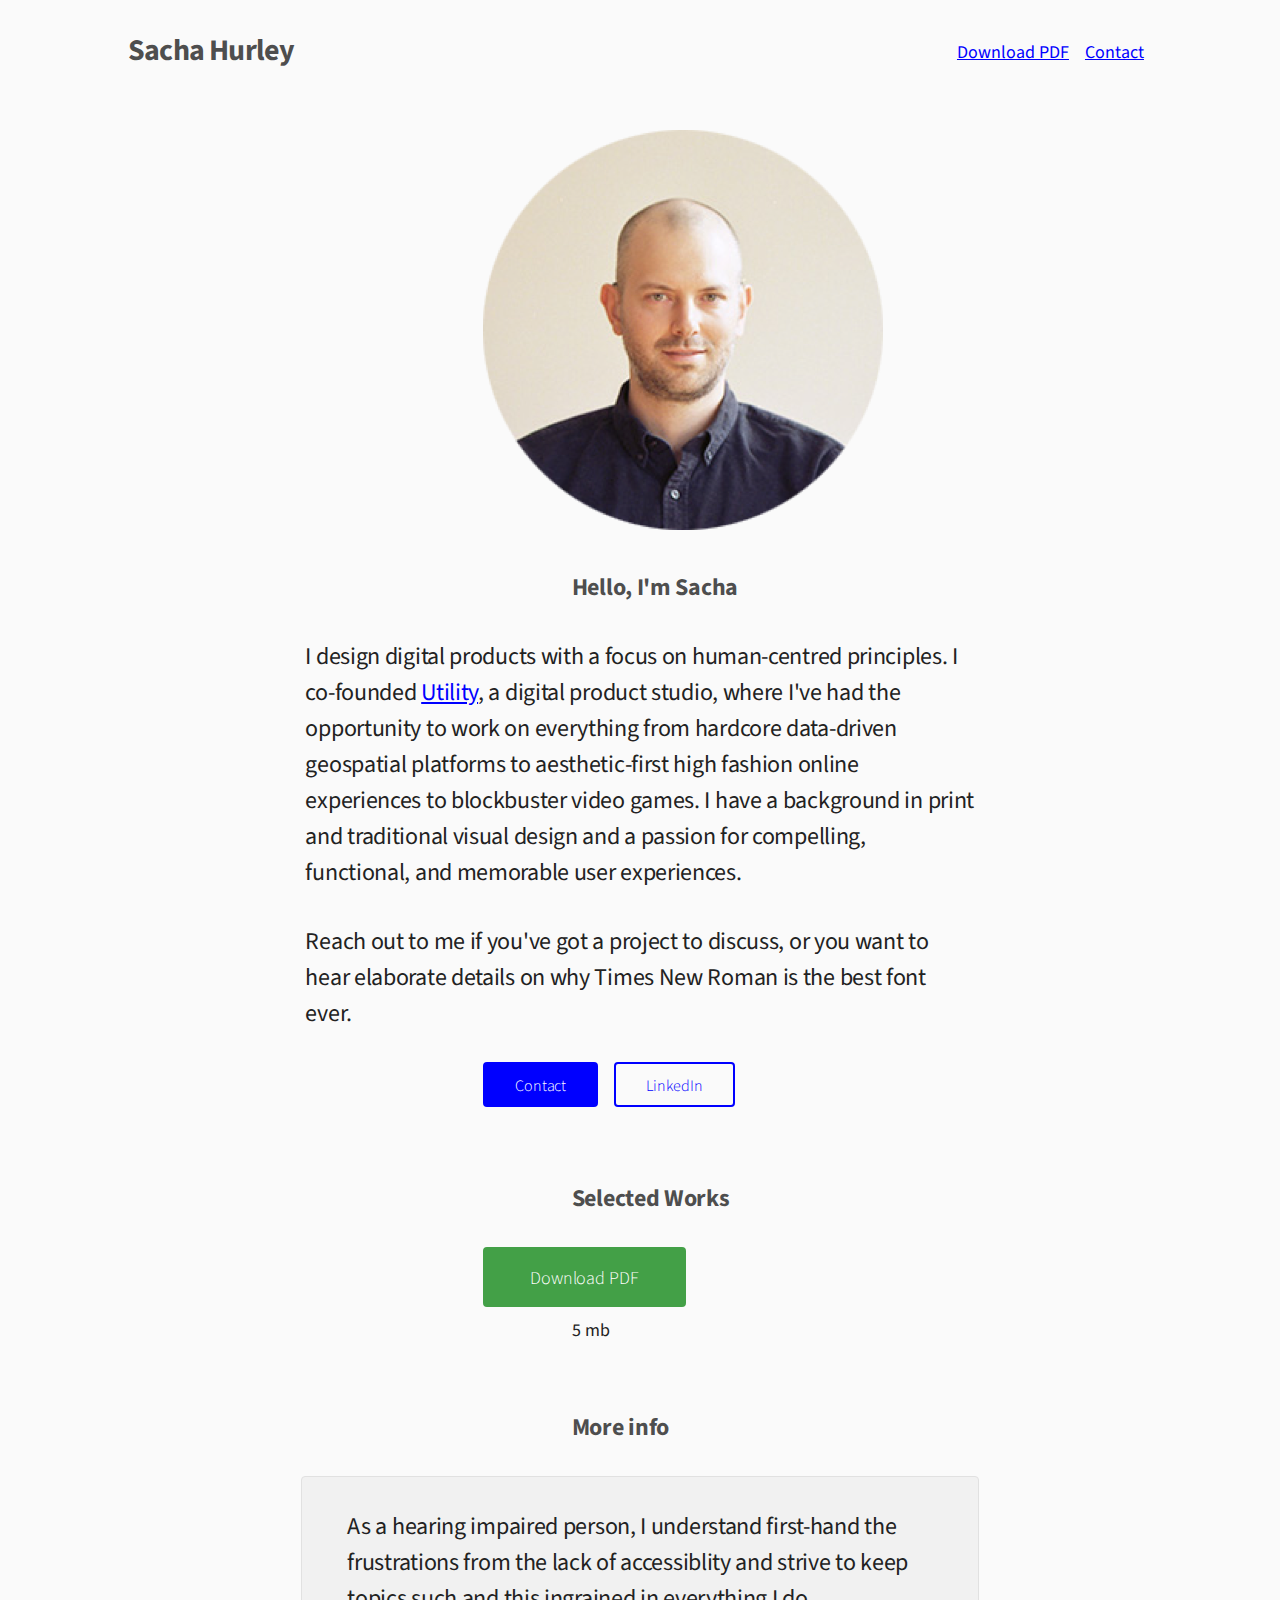
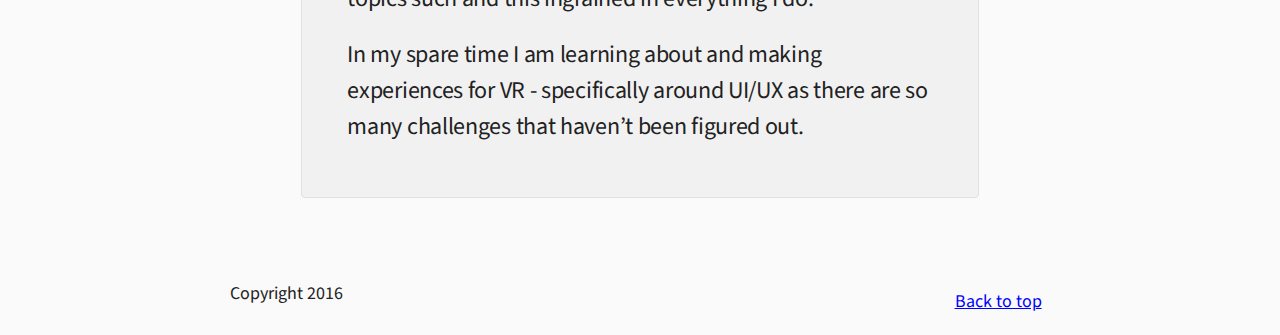
<file: sh_site_03/index.html>
<!DOCTYPE html>
<html lang="en">
<head>

  <!-- Basic Page Needs
  –––––––––––––––––––––––––––––––––––––––––––––––––– -->
  <meta charset="utf-8">
  <title>Portfolio of Sacha Hurley</title>
  <meta name="description" content="">
  <meta name="author" content="">

  <!-- Mobile Specific Metas
  –––––––––––––––––––––––––––––––––––––––––––––––––– -->
  <meta name="viewport" content="width=device-width, initial-scale=1">

  <!-- FONT
  –––––––––––––––––––––––––––––––––––––––––––––––––– -->
  <link href='https://fonts.googleapis.com/css?family=Source+Sans+Pro:400,700' rel='stylesheet' type='text/css'>

  <!-- CSS
  –––––––––––––––––––––––––––––––––––––––––––––––––– -->
  <link rel="stylesheet" href="css/normalize.css">
  <link rel="stylesheet" href="css/skeleton.css">
  

  <!-- Favicon
  –––––––––––––––––––––––––––––––––––––––––––––––––– -->
  <link rel="icon" type="image/png" href="images/favicon.png">

</head>
<body>

  <!-- Primary Page Layout
  –––––––––––––––––––––––––––––––––––––––––––––––––– -->
  <!-- NAV -->
  <div class="container">
    <div class="row" style="margin-top: 3%">
      <div class="eight columns" >
        <h4 class="nav-name">Sacha Hurley</h4>
      </div>
      <div class="four columns">
        <ul id="nav">
          <li style="float:right"><a href="#" title="Contact">Contact</a></li>
          <li style="float:right"><a href="#" title="Download PDF">Download PDF</a></li>
        </ul>
      </div>  
     </div> 
   </div>

 

<!-- Hero image - Portrait  -->
  <div class="container" style="margin-top: 3%">
    <div class="row" >
      <div class="offset-by-one-third column">
        <a href="#"><img src="images/profile_image_temp.png" ></a>
      </div>
    </div>  
  </div>

   <!-- Hello text -->
   <div class="container"> 
      <div class="row">
        <div class="offset-by-five columns" style="margin-top: 3%">
        <h5><span class="section-head">Hello, I'm Sacha</span></h5>
        </div>
      </div>
    </div>

<!-- Main Description text -->
  <div class="container" style="margin-top: 1%">
    <div class="row">
      <div class="eight columns offset-by-two" >
       <h5>I design digital products with a focus on human-centred principles. I co-founded <a href="#">Utility</a>, a digital product studio, where I've had the opportunity to work on everything from hardcore data-driven geospatial platforms to aesthetic-first high fashion online experiences to blockbuster video games. I have a background in print and traditional visual design and a passion for compelling, functional, and memorable user experiences.</h5>  
      </div>  
    </div>  
  </div>

  <!-- Contact section -->
  <div class="container" style="margin-top: 1%">
    <div class="row">
      <div class="eight columns offset-by-two" >
       <h5>Reach out to me if you've got a project to discuss, or you want to hear elaborate details on why Times New Roman is the best font ever.</h5>
      </div>
    </div>  
    <div class="row" style="margin-top: 1%">
      <div class="four columns offset-by-four">
        <a class="button button-primary" href="#" style="margin-right: 12px;">Contact</a>
        <a class="button" href="#">LinkedIn</a>
      </div>  
    </div>
  </div>

  <!-- PDF Download section -->
  
  <div class="container" style="margin-top: 5%">
    <div class="row">
      <div class="offset-by-five columns" >
       <h5><span class="section-head">Selected Works</span></h5>
      </div>
    </div>

    <div class="row" style="margin-top: 1%">
      <div class="offset-by-one-third columns" >
       <a class="button button-special" href="#">Download PDF</a>
      </div>
    </div>

    <div class="row">
      <div class="offset-by-five columns" >
       <body>5 mb</body>
      </div>
    </div>

  </div>  

  <!-- Grey Inset description-->

  <div class="container" style="margin-top: 5%">
    <div class="row">
      <div class="offset-by-five columns" >
       <h5><span class="section-head">More info</span></h5>
      </div>
    </div>

  <div class="container" style="margin-top: 1%">
    <div class="row">
      <div class="grey-inset ten columns offset-by-one">
        <h5>As a hearing impaired person, I understand first-hand the frustrations from the lack of accessiblity and strive to keep topics such and this ingrained in everything I do.</h5> 

        <h5>In my spare time I am learning about and making experiences for VR - specifically around UI/UX as there are so many challenges that haven’t been figured out.</h5>
      </div>
    </div>
  </div> 


   <!-- FOOTER-->
  <div class="container" id="max-width">
    <div class="row" style="margin-top: 10%">
      <div class="six columns" >
        <body id="copyright">Copyright 2016</body>
      </div>
      <div class="six columns">
        <ul id="nav">
          <li style="float:right"><a href="#" title="Top">Back to top</a></li>
        </ul>
      </div>  
     </div> 
   </div>

<!-- End Document
  –––––––––––––––––––––––––––––––––––––––––––––––––– -->
</body>
</html>


<!-- <a href="http://www.getskeleton.com">Skeleton documentation</a> -->
</file>
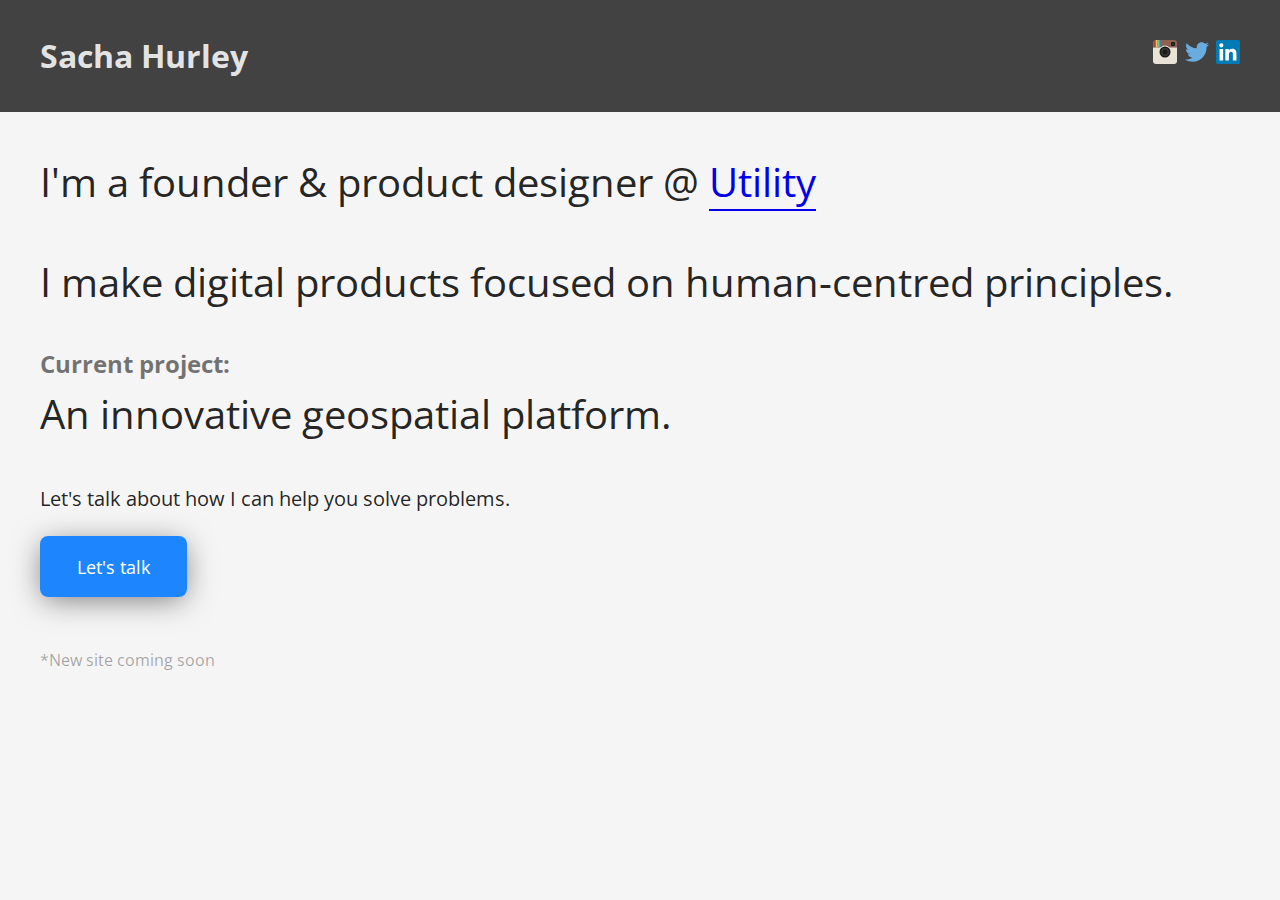
<file: sh_site_temp/index.html>
<!DOCTYPE <!DOCTYPE html>
<html>
<head>
	<title>Sacha Hurley</title>
	<link rel="stylesheet" type="text/css" href="css/css_reset.css">
	<link rel="stylesheet" type="text/css" href="css/style.css">
	<link href='https://fonts.googleapis.com/css?family=Open+Sans:400,700' rel='stylesheet' type='text/css'>
	<!-- <link href='https://fonts.googleapis.com/css?family=Work+Sans:400,700' rel='stylesheet' type='text/css'> -->
	<meta name="viewport" content="width=device-width, initial-scale=1">
</head>
<body>
	<div class="wrapper">
		<header id="two_column" class="clearfix">
			<div id="left">
				<h1>Sacha Hurley</h1>
			</div>

			<div id="right">
				<a href="http://instagram.com/sacha_hurley" target="blank"><img src="images/social-color-1_logo-instagram.svg"></a>
				<a href="http://twitter.com/sacha_hurley" target="blank"><img src="images/social-color-1_logo-twitter.svg"></a>
				<a href="https://ca.linkedin.com/in/sacha-hurley-2bb75947" target="blank"><img src="images/social-color-1_logo-linkedin.svg"></a>
				<span class="stretch"></span>
			</div>
		</header>

		<section id="one_column">
			<div id="top">
				<p>I'm a founder &amp; product designer @ <a href="http://utl.io/" target="blank"> Utility</a><p>
			</div>

			<div id="main">
				<p>I make digital products focused on human-centred principles.</p>
			</div>
			<div id="current_span">
				<span id="current">Current project:</span>
			</div>
			<div id="current_container">
				<p> An innovative geospatial platform.</p>
			</div>

			<div id="temp">
				<p>Let's talk about how I can help you solve problems.</p>
			</div>
		</section>
		
		<div id="button_container">
			<a href="mailto:sacha@utl.io" id="button">
				<span>Let's talk</span>
			</a>
		</div>
		
		<footer id="footer">
			<div id="footer_box">
				<p>*New site coming soon</p>
			</div>
		</footer>


	</div>

</body>
</html>
</file>
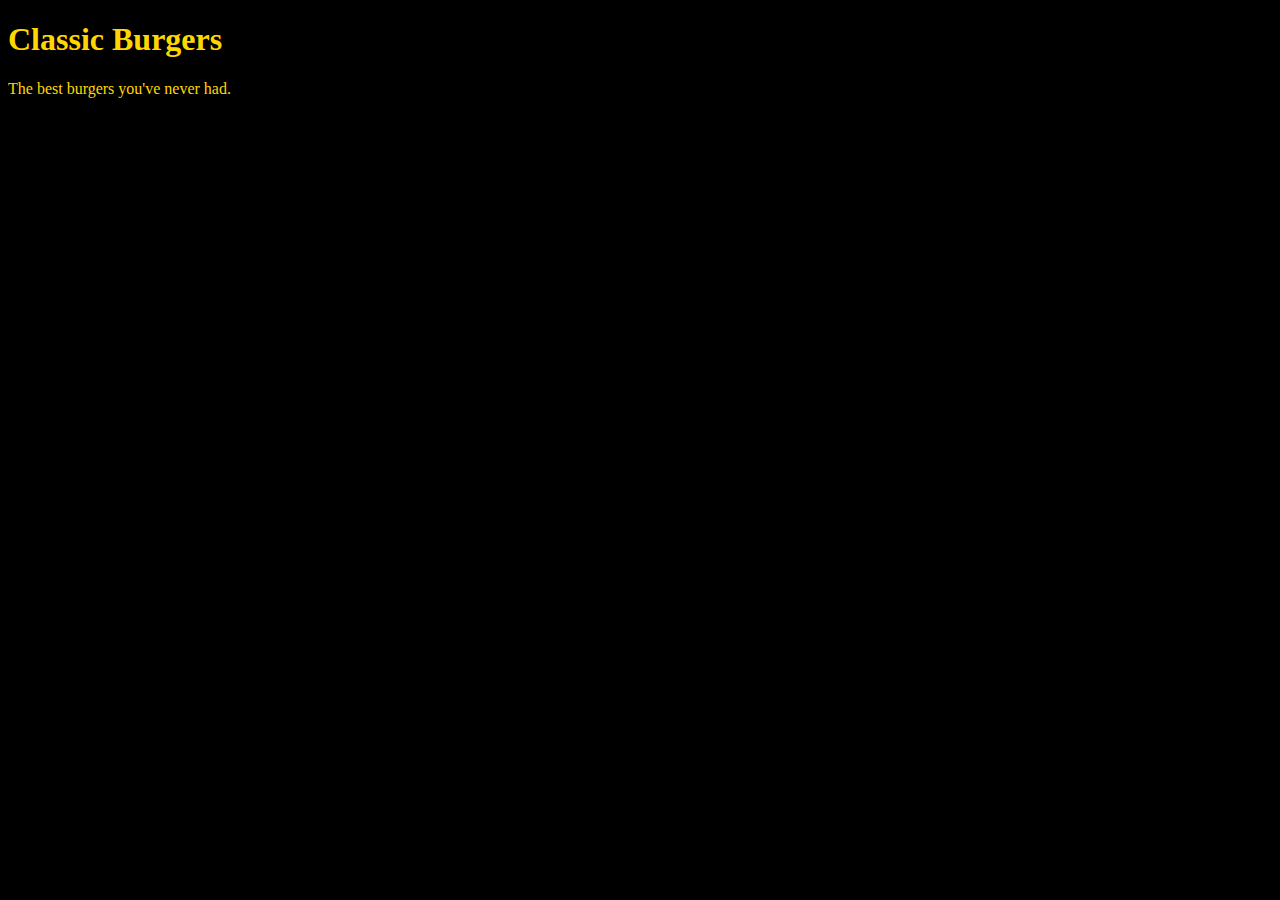
<file: unit_1/index.html>
<!DOCTYPE html>

<html>

<head>
	<title>Classic Burgers</title>
	<link rel="stylesheet" type="text/css" href="css/style.css">
	<link href='https://fonts.googleapis.com/css?family=Open+Sans' rel='stylesheet' type='text/css'>
</head>

<body>
	<h1>Classic Burgers</h1>
	<p>The best burgers you've never had.</p>
</body>

</html>
</file>
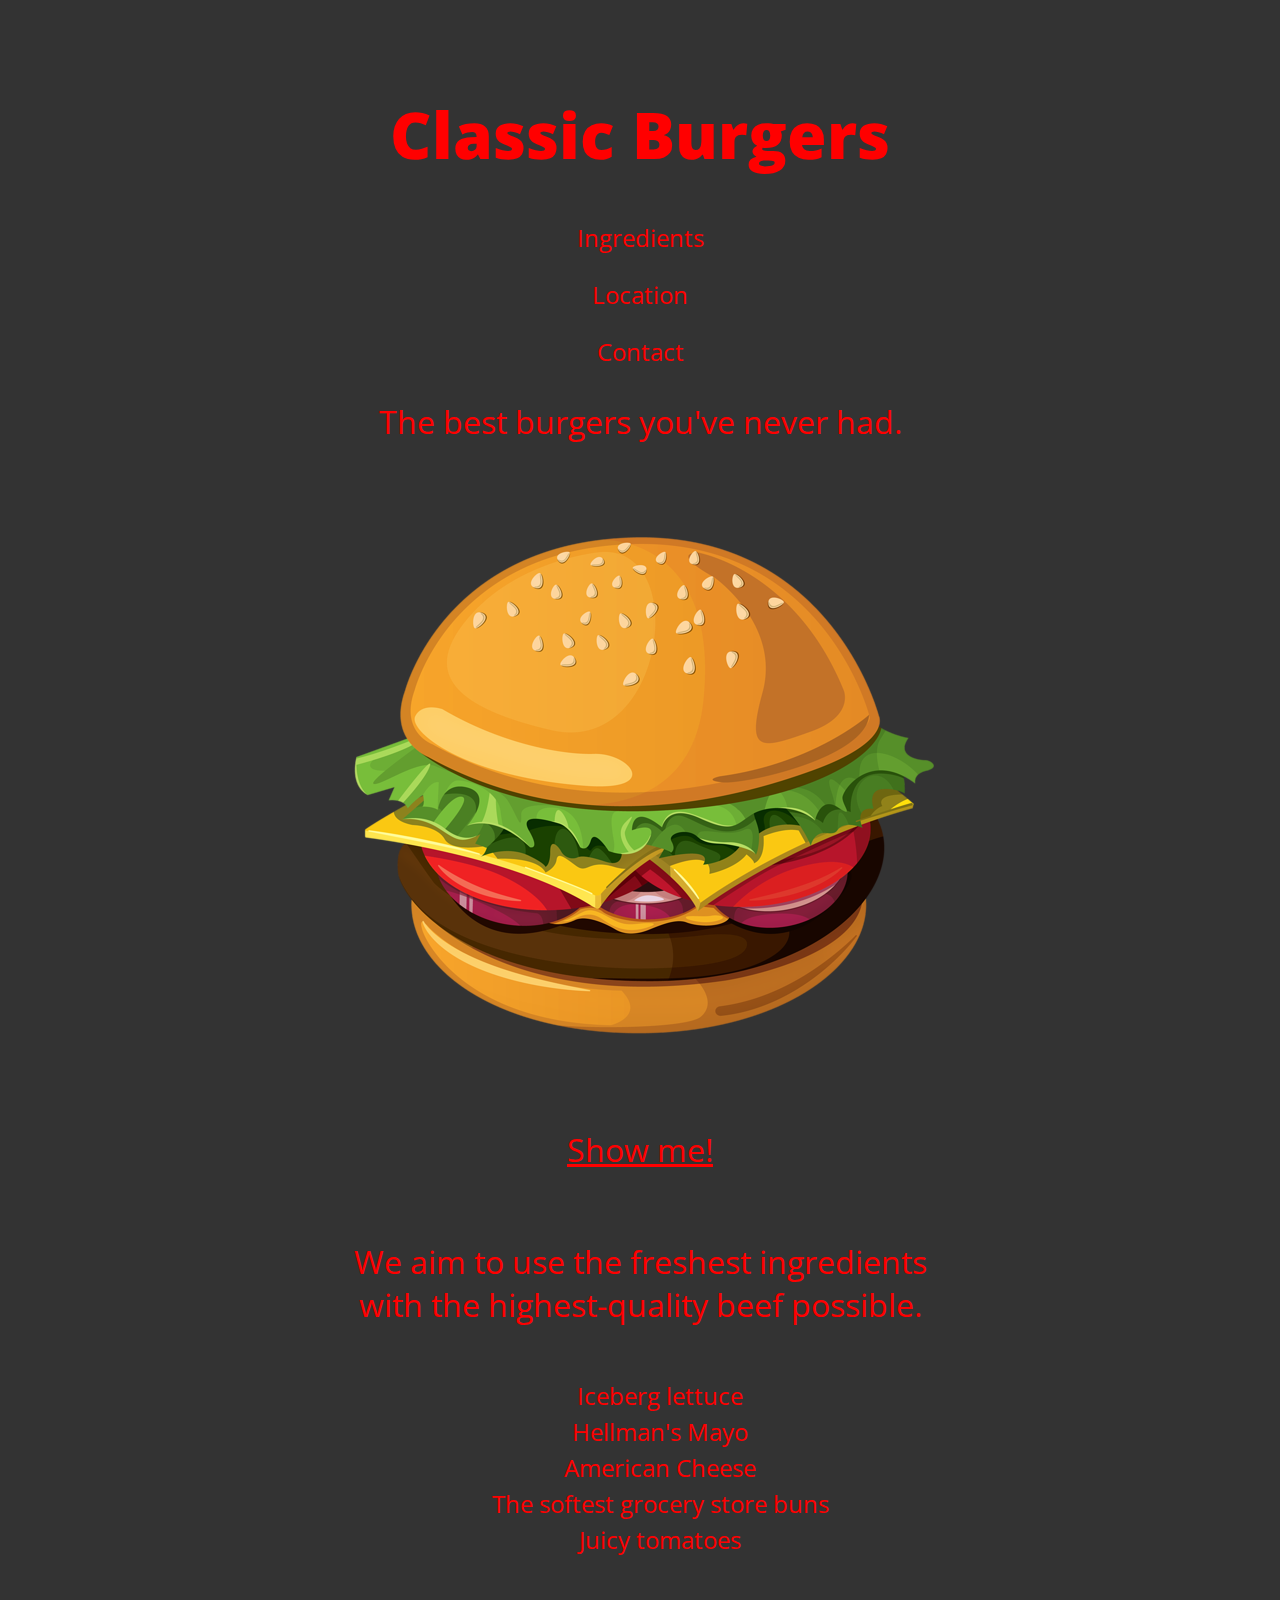
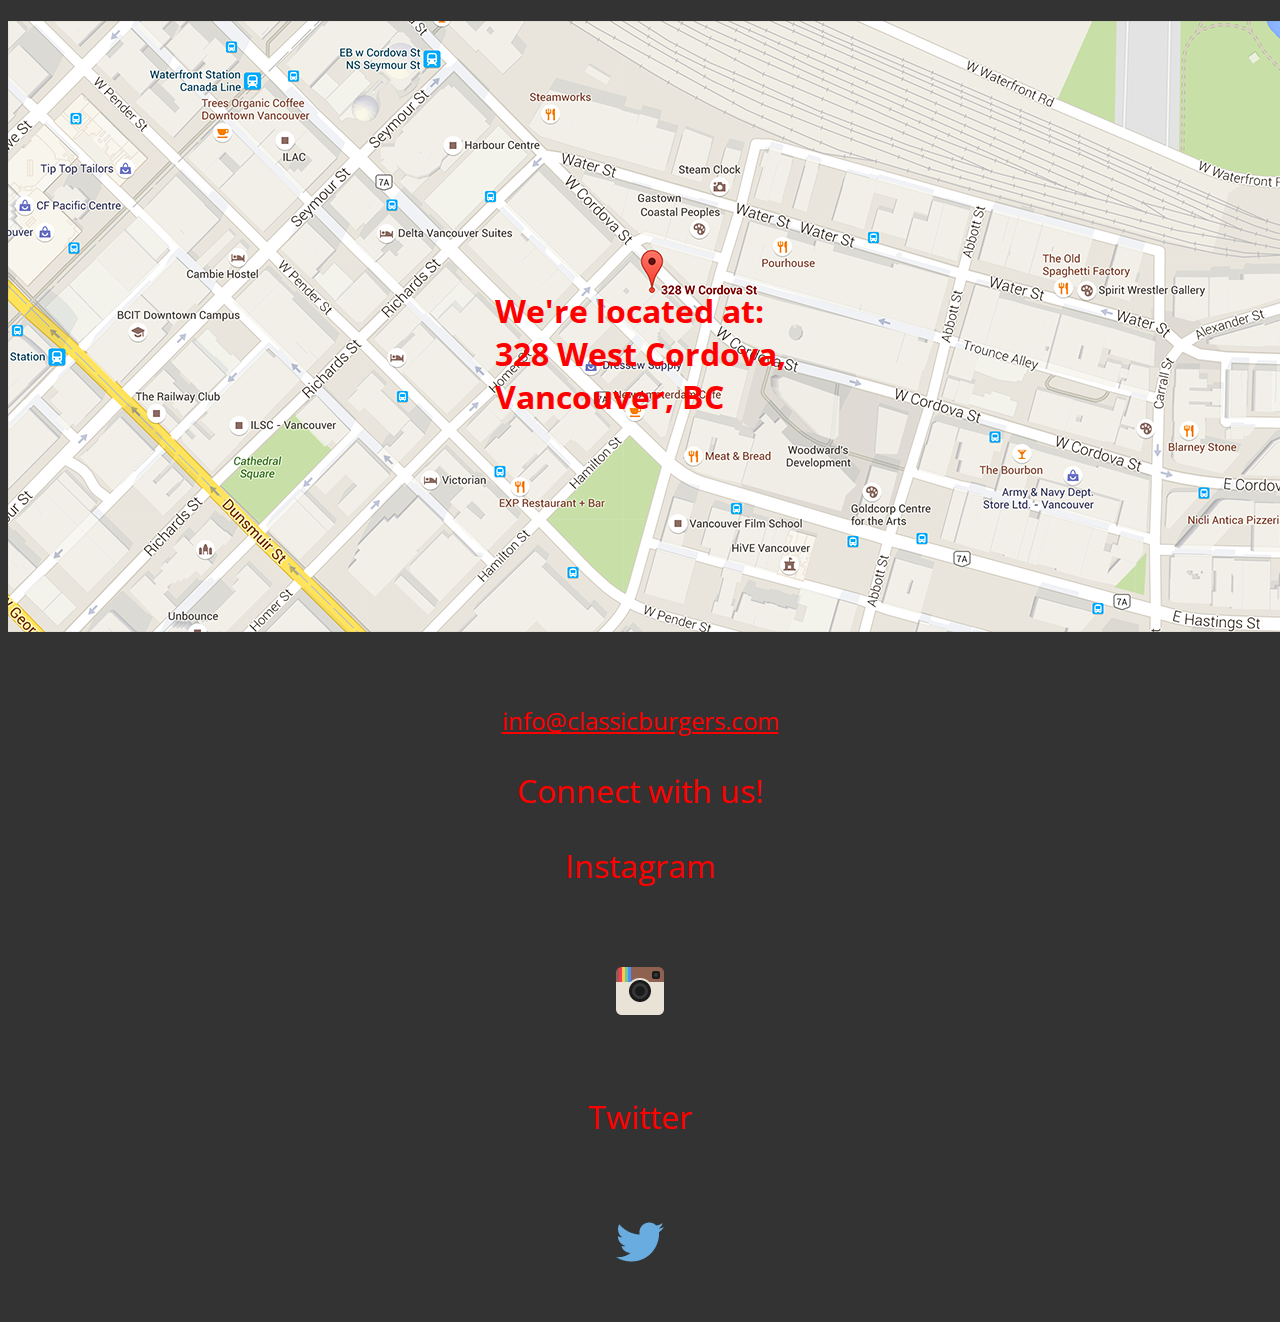
<file: unit_4/index.html>
<!DOCTYPE html>

<html>

<head>
	<title>Classic Burgers</title>
	<link rel="stylesheet" type="text/css" href="css/style.css">
	<link href='https://fonts.googleapis.com/css?family=Open+Sans:800,700,400' rel='stylesheet' type='text/css'>
</head>

<body>
	<nav>
		<h1 id="title">Classic Burgers</h1>
		<h3>Ingredients</h3>
		<h3>Location</h3>
		<h3>Contact</h3>
	</nav>

	<section>
		<p>The best burgers you've never had.</p>
		<img src="images/Hamburger_vector.png">
		<p><a href="url">Show me!</a></p>

		<div class="container">
			<p>We aim to use the freshest ingredients with the highest-quality beef possible.</p>
		</div>
		
		<div class="container2">
			<ul>
				<li>Iceberg lettuce</li>
				<li>Hellman's Mayo</li>
				<li>American Cheese</li>
				<li>The softest grocery store buns</li>
				<li>Juicy tomatoes</li>
			</ul>
		</div>
	</section>

	<section>
		<div class="image">
      		<img src="images/west_Cordova.png"/>
      		<h2>We're located at:<br>328 West Cordova, <br>Vancouver, BC</h2>

		</div>
	</section>

	<footer>
		<a id="contact" href="mailto:info@classicburgers.com">info@classicburgers.com</a>
		<div>
			<p> Connect with us!</p>
			<p>Instagram</p>
			<a href="https://www.instagram.com/mike_meakin/" target="_blank">
				<img src="images/logo-instagram.png">
			</a>
			<p>Twitter</p>
			<a href="https://www.twitter.com/mike_meakin" target="_blank">
				<img src="images/logo-twitter.png">
			</a>
		</div>
	</footer>

</body>

</html>
</file>
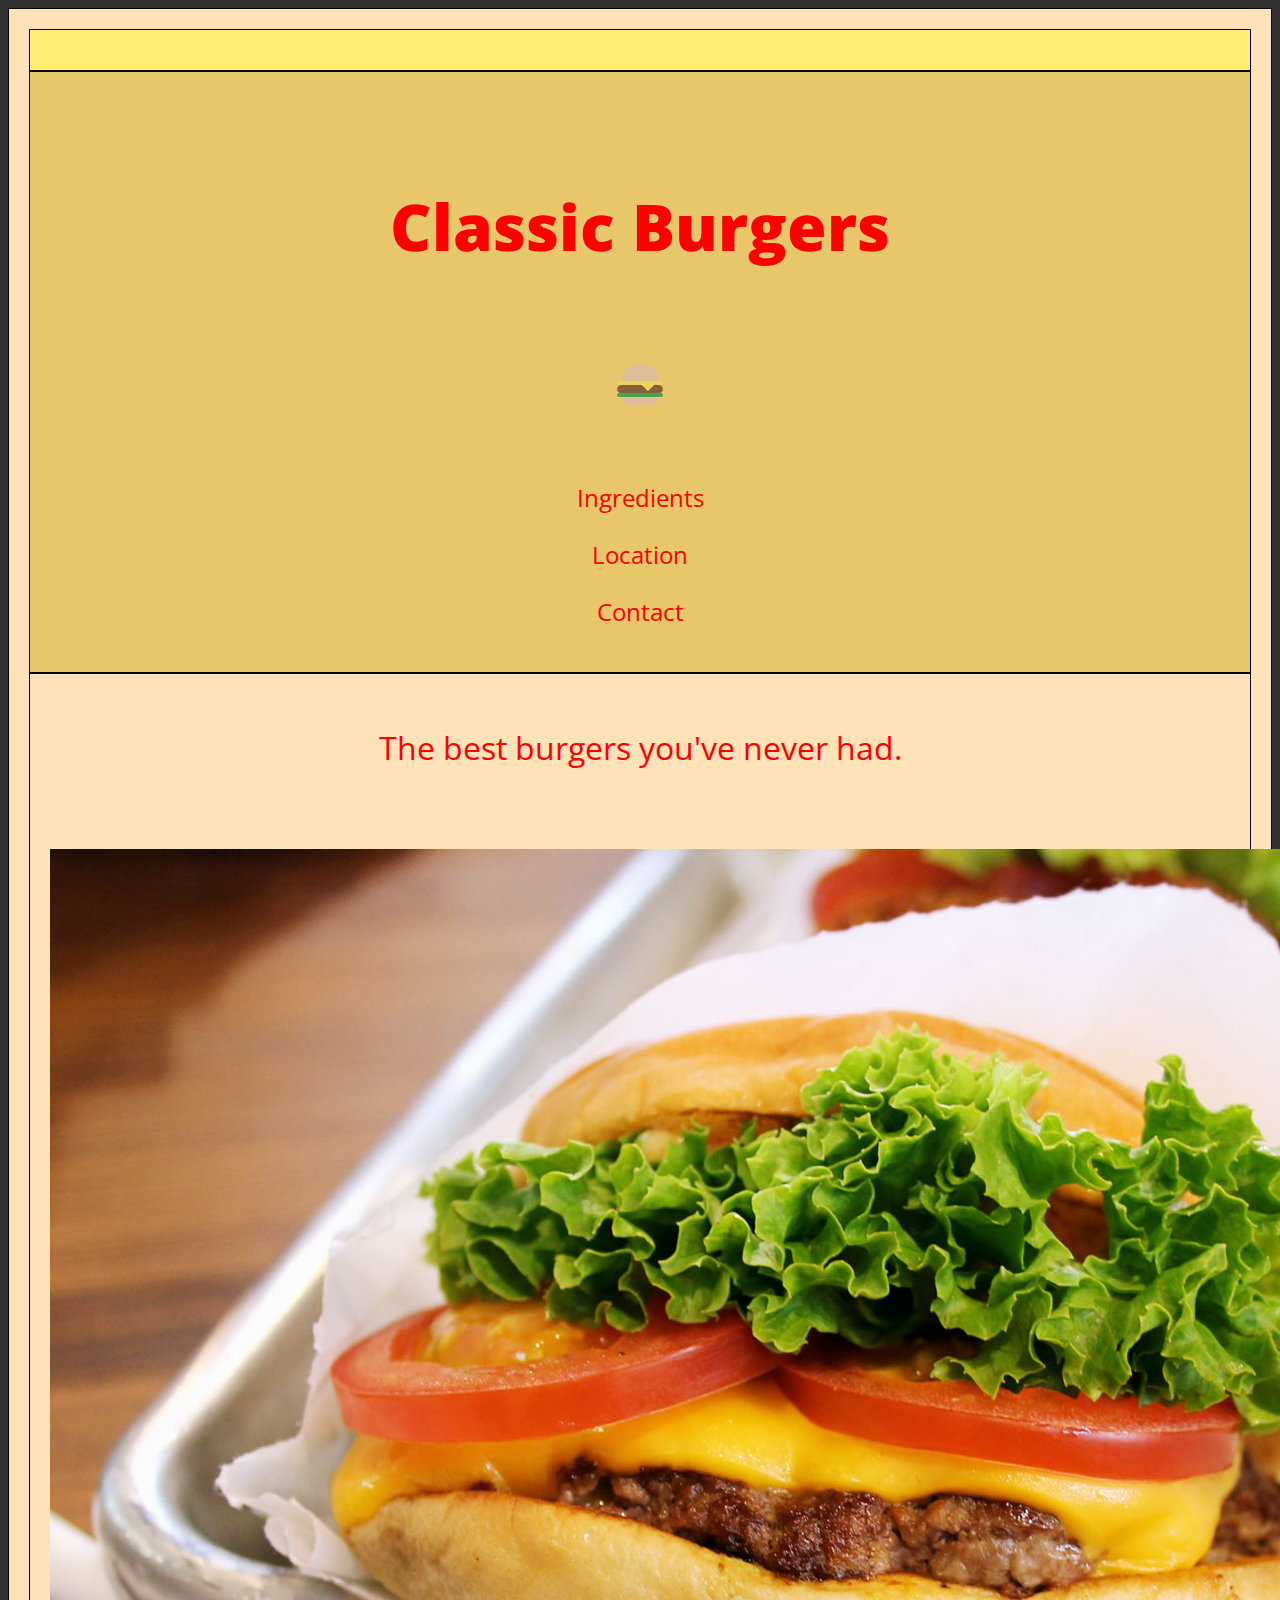
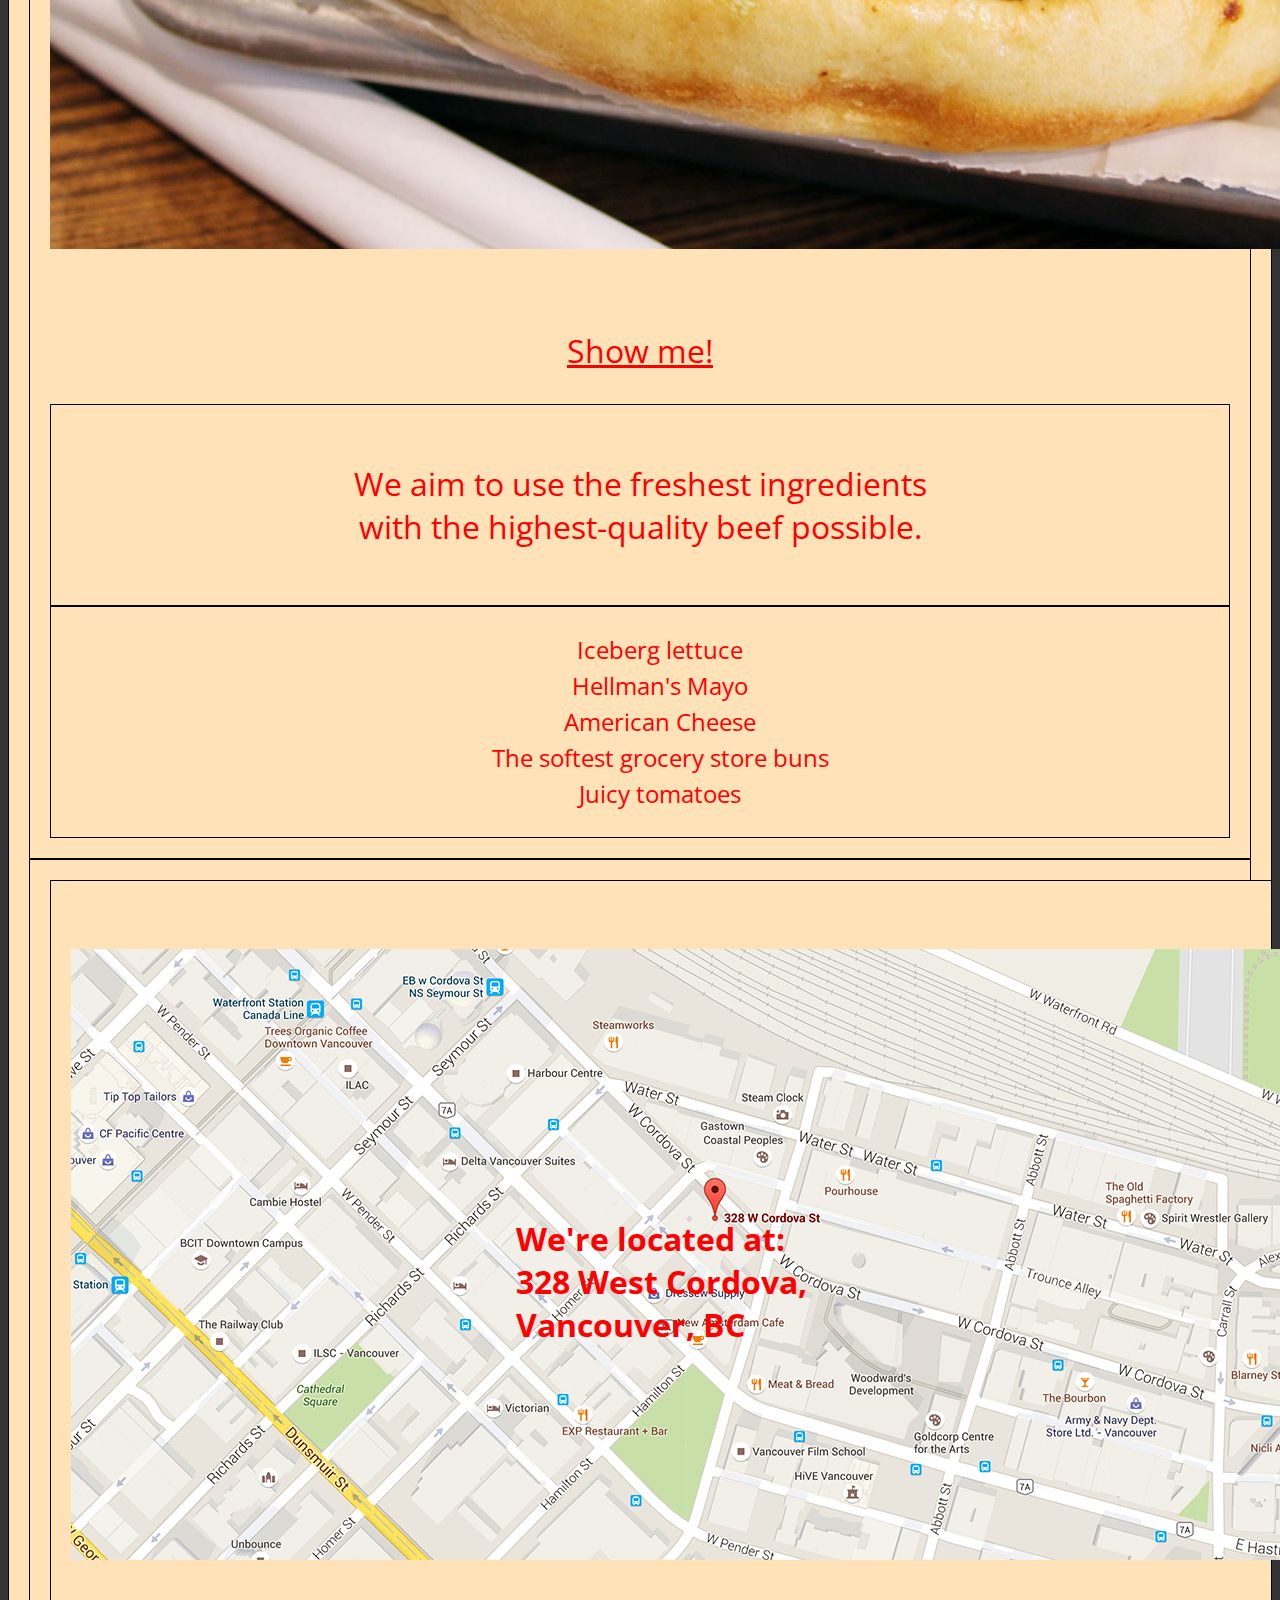
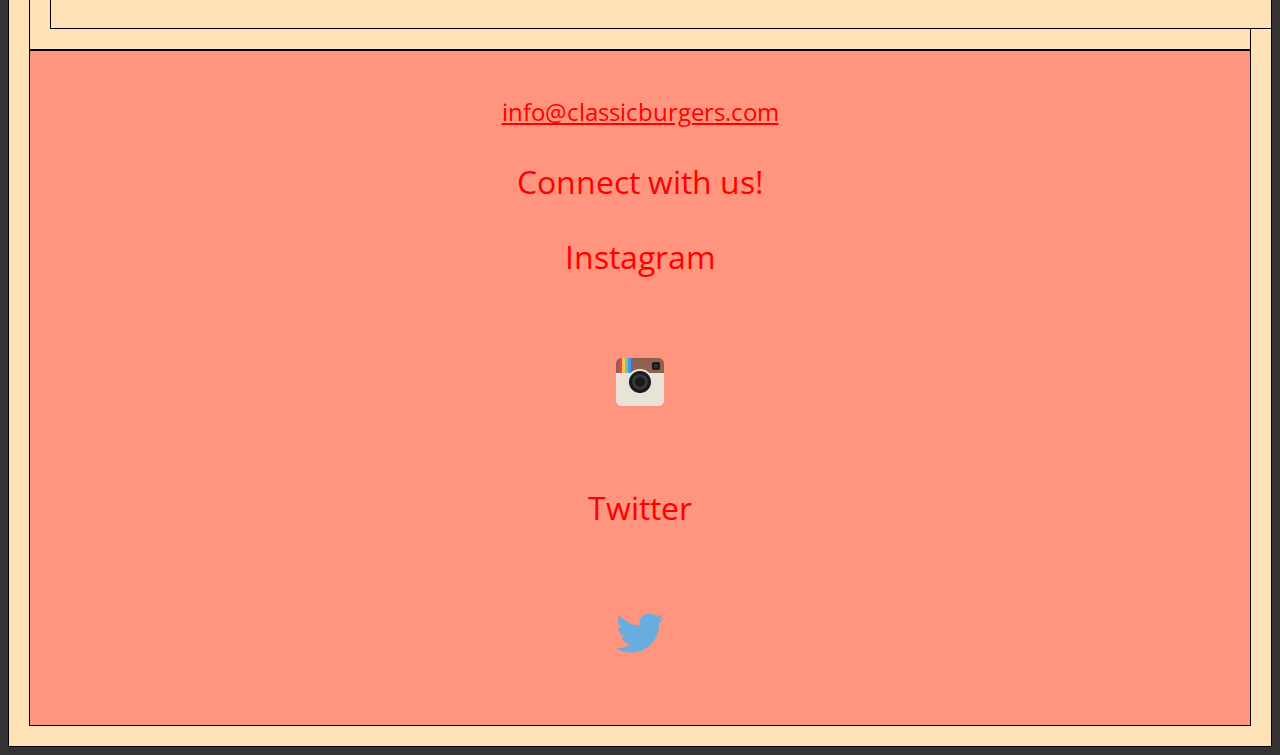
<file: unit_5/index.html>
<!DOCTYPE html>

<html>

<head>
	<title>Classic Burgers</title>
	<link rel="stylesheet" type="text/css" href="css/style.css">
	<link href='https://fonts.googleapis.com/css?family=Open+Sans:800,700,400' rel='stylesheet' type='text/css'>
</head>

<body>
	<div class="wrapper">
		<header>
		</header>

		<nav>
			<h1 id="title">Classic Burgers</h1>
			<img src="images/food-color_cheeseburger.png">
			<h3>Ingredients</h3>
			<h3>Location</h3>
			<h3>Contact</h3>
		</nav>


		<section>
			<p>The best burgers you've never had.</p>
			<img src="images/burger_hero.jpg">
			<p><a href="url">Show me!</a></p>

			<div class="container">
				<p>We aim to use the freshest ingredients with the highest-quality beef possible.</p>
			</div>
			
			<div class="container2">
				<ul>
					<li>Iceberg lettuce</li>
					<li>Hellman's Mayo</li>
					<li>American Cheese</li>
					<li>The softest grocery store buns</li>
					<li>Juicy tomatoes</li>
				</ul>
			</div>
		</section>

		<section>
			<div class="image">
	      		<img src="images/west_Cordova.png"/>
	      		<h2>We're located at:<br>328 West Cordova, <br>Vancouver, BC</h2>

			</div>
		</section>

		<footer>
			<a id="contact" href="mailto:info@classicburgers.com">info@classicburgers.com</a>
			
				<p> Connect with us!</p>
				<p>Instagram</p>
				<a href="https://www.instagram.com/mike_meakin/" target="_blank">
					<img src="images/logo-instagram.png">
				</a>
				<p>Twitter</p>
				<a href="https://www.twitter.com/mike_meakin" target="_blank">
					<img src="images/logo-twitter.png">
				</a>
			
		</footer>
	</div>

</body>

</html>
</file>
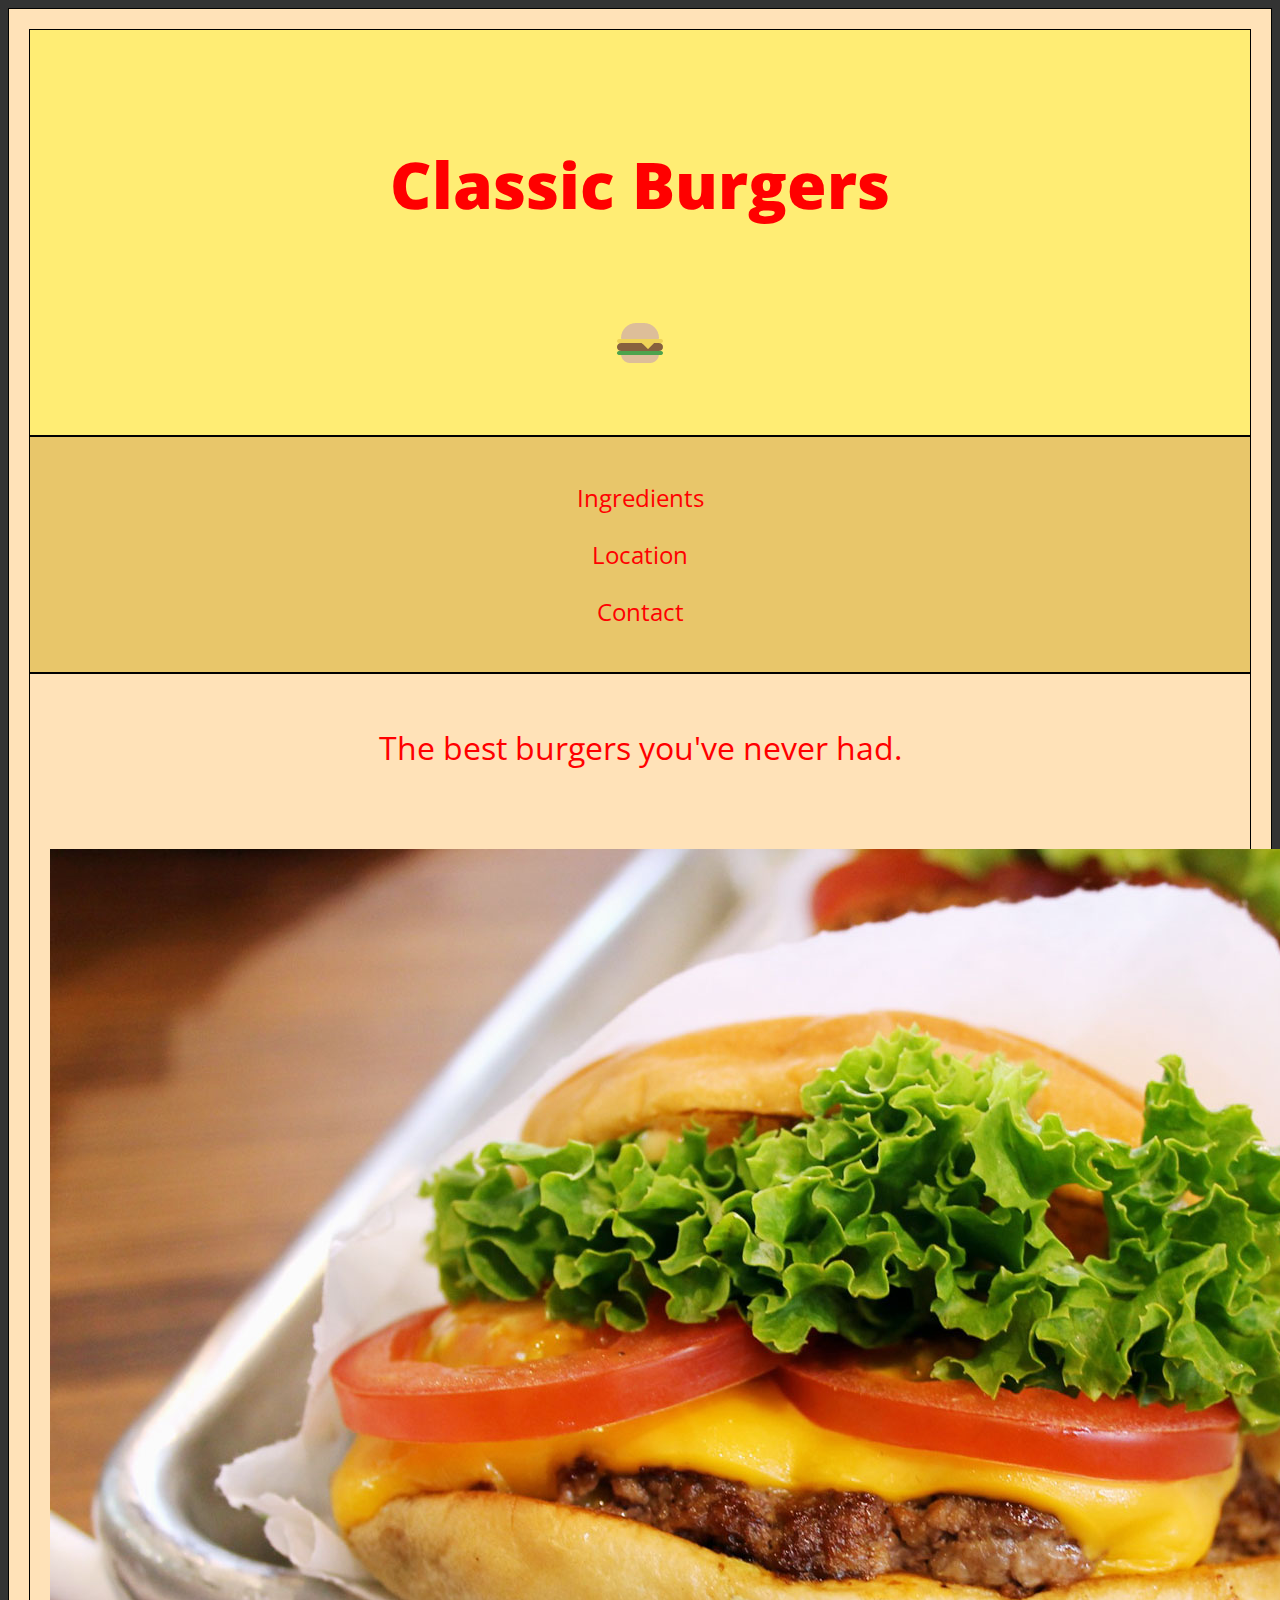
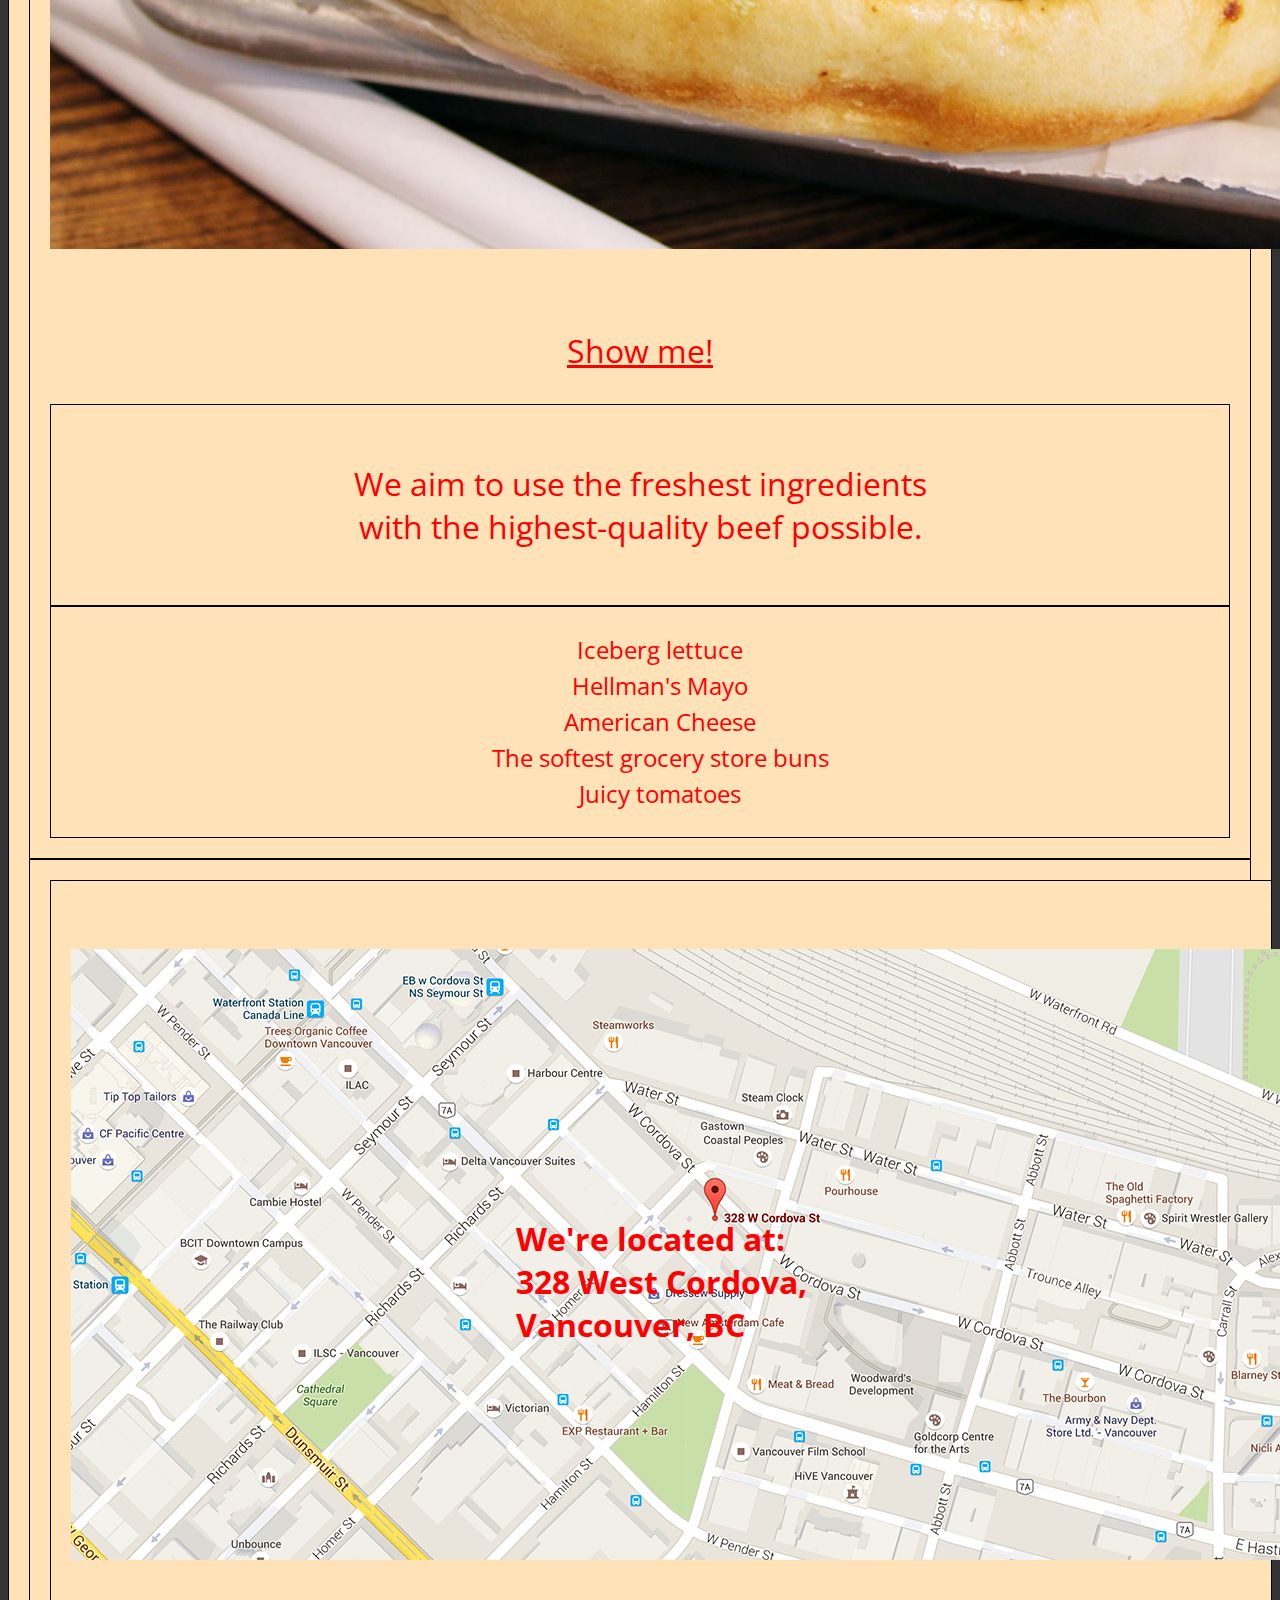
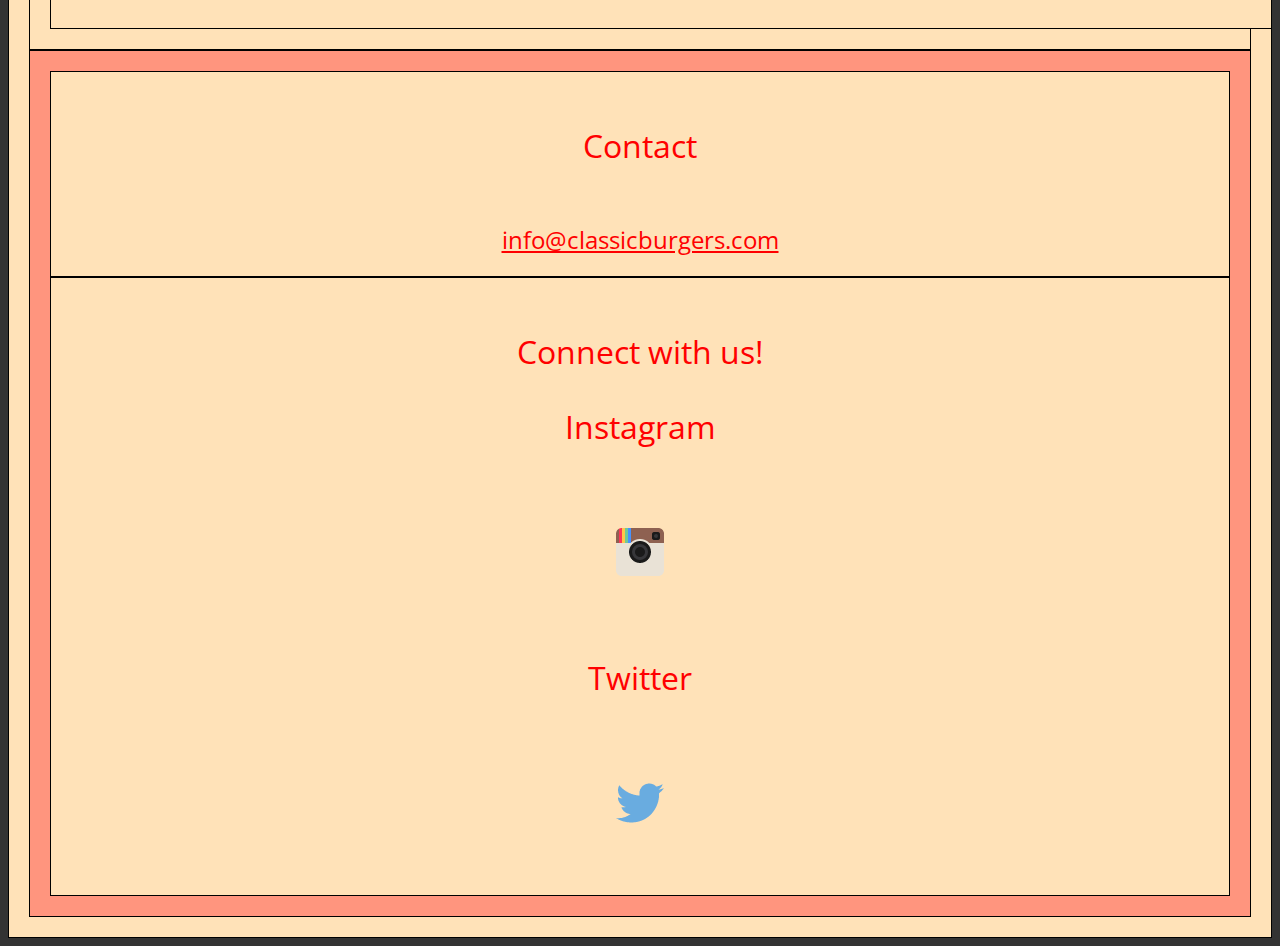
<file: unit_6/index.html>
<!DOCTYPE html>

<html>

<head>
	<title>Classic Burgers</title>
	<link rel="stylesheet" type="text/css" href="css/style.css">
	<link href='https://fonts.googleapis.com/css?family=Open+Sans:800,700,400' rel='stylesheet' type='text/css'>
</head>

<body>
	<div class="wrapper">
		<header>
		<h1 id="title">Classic Burgers</h1>
		<img src="images/food-color_cheeseburger.png">
		</header>

		<nav>
			<h3>Ingredients</h3>
			<h3>Location</h3>
			<h3>Contact</h3>
		</nav>


		<section>
			<p>The best burgers you've never had.</p>
			<img src="images/burger_hero.jpg">
			<p><a href="url">Show me!</a></p>

			<div class="container">
				<p>We aim to use the freshest ingredients with the highest-quality beef possible.</p>
			</div>
			
			<div class="container2">
				<ul>
					<li>Iceberg lettuce</li>
					<li>Hellman's Mayo</li>
					<li>American Cheese</li>
					<li>The softest grocery store buns</li>
					<li>Juicy tomatoes</li>
				</ul>
			</div>
		</section>

		<section>
			<div class="image">
	      		<img src="images/west_Cordova.png"/>
	      		<h2>We're located at:<br>328 West Cordova, <br>Vancouver, BC</h2>

			</div>
		</section>

		<footer id="two_column" class="clearfix">
			<div id="footer_left">
				<p>Contact</p>
				<a id="contact" href="mailto:info@classicburgers.com">info@classicburgers.com</a>
			</div>

			<div id="footer_right">
				<p> Connect with us!</p>
				<p>Instagram</p>
				<a href="https://www.instagram.com/mike_meakin/" target="_blank">
					<img src="images/logo-instagram.png">
				</a>
				<p>Twitter</p>
				<a href="https://www.twitter.com/mike_meakin" target="_blank">
					<img src="images/logo-twitter.png">
				</a>
			</div>
			
		</footer>
	</div>

</body>

</html>
</file>
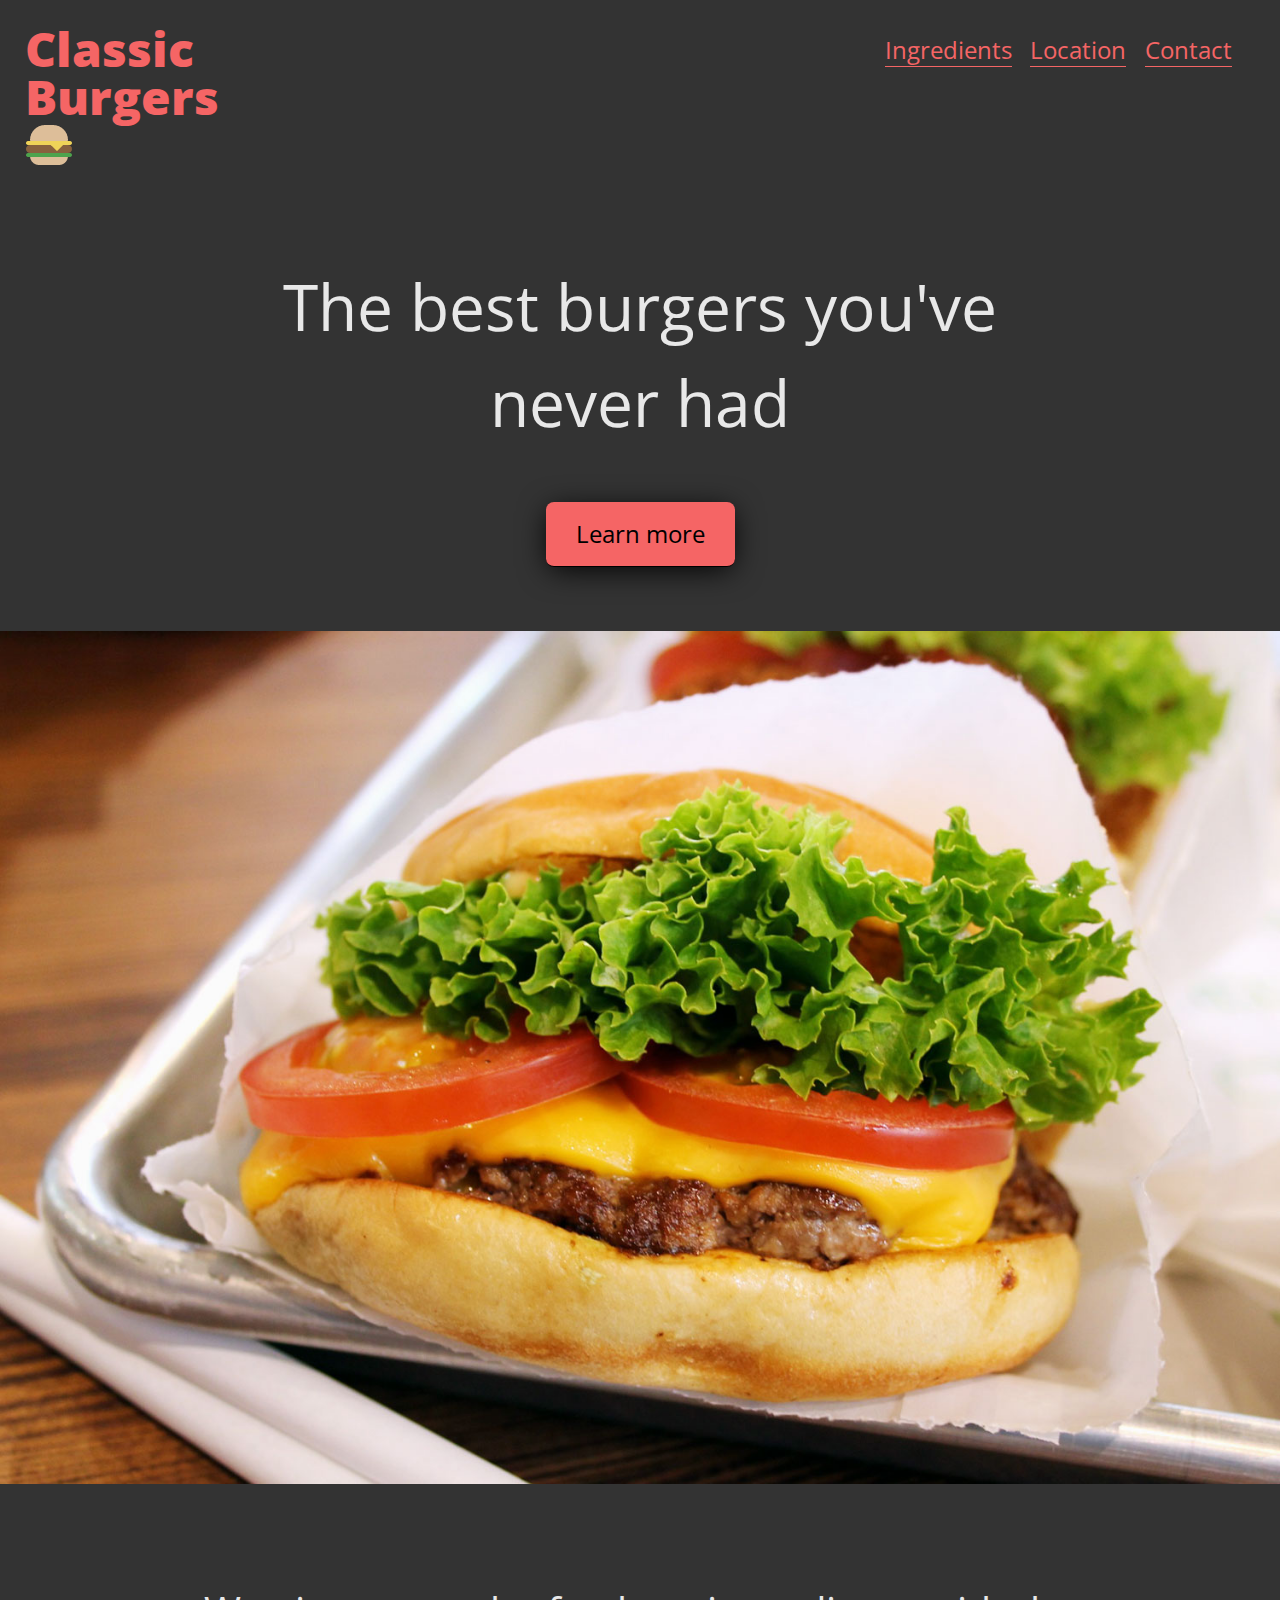
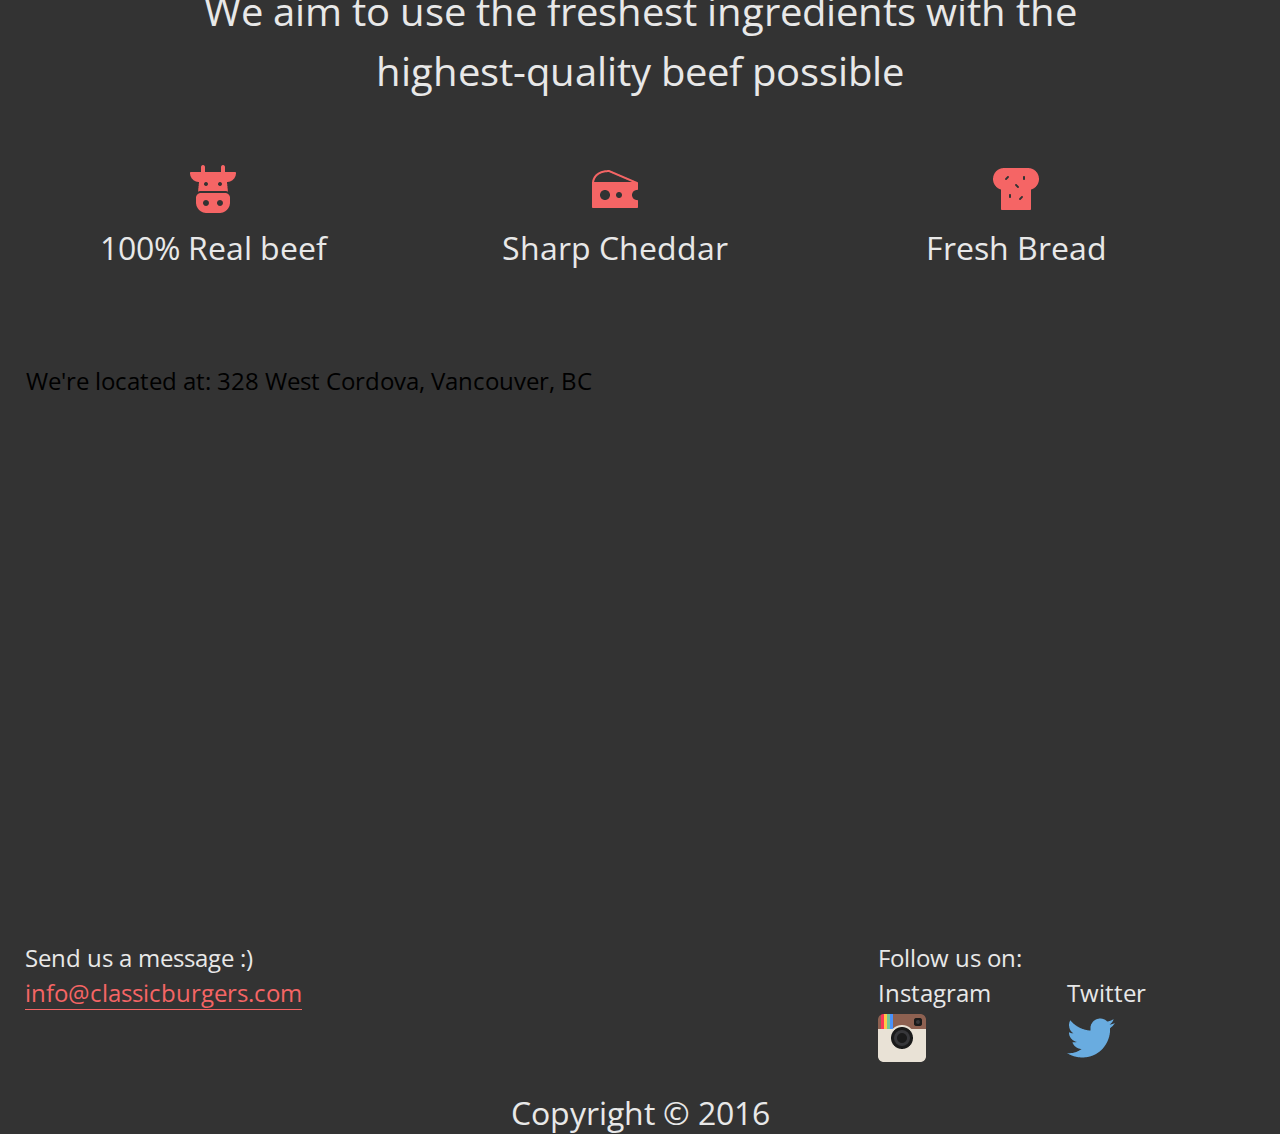
<file: unit_8/index.html>
<!DOCTYPE html>

<html>

<head>
	<title>Classic Burgers</title>
	<link rel="stylesheet" type="text/css" href="css/css_reset.css">
	<link rel="stylesheet" type="text/css" href="css/style.css">
	<link href='https://fonts.googleapis.com/css?family=Open+Sans:800,700,400' rel='stylesheet' type='text/css'>
	<meta name="viewport" content="width=device-width, initial-scale=1">

</head>

<body>
	<div class="wrapper">

		<div id="two_column" class="clearfix">
			<header id="header_left">
				<h1 id="title">Classic Burgers</h1>
				<img src="images/food-color_cheeseburger.png" id="header_icon">
			</header>

			<nav id="header_right">
				<h3><a href="#ingredients">Ingredients</a></h3>
				<h3><a href="#location">Location</a></h3>
				<h3><a href="#contact">Contact</a></h3>
			</nav>
		</div>

		<section id="top">
			<div>
				<p>The best burgers you've <br>never had</p>
				<div id="button_container">
					<a href="#ingredients" id="button">
					<span>Learn more</span>
					</a>
				</div>
				<img id="hero" src="images/burger_hero.jpg">	
			</div>
		</section>

		<section id="ingredient_container">
			<a name="ingredients"></a>
			<div class="container">
				<p>We aim to use the freshest ingredients with the <br>highest-quality beef possible</p>
			</div>
			
			<div id="three_column" class="clearfix">
				<div id="left_ingredient">
					<img src="images/glyph_cow.png">
					<p>100% Real beef</p>
				</div>

				<div id="middle_ingredient">
					<img src="images/glyph_cheese-24.png">
					<p>Sharp Cheddar</p>
				</div>

				<div id="right_ingredient">
					<img src="images/glyph_bread.png">
					<p>Fresh Bread</p>
				</div>
					
			</div>
		</section>

		<section class="map_container">
			<a name="location"></a>
			
				<iframe src="https://www.google.com/maps/embed?pb=!1m18!1m12!1m3!1d2602.6062677040954!2d-123.11147748431058!3d49.2838574793315!2m3!1f0!2f0!3f0!3m2!1i1024!2i768!4f13.1!3m3!1m2!1s0x54867179ca82771b%3A0xe142c6bbff077c44!2s309+W+Cordova+St%2C+Vancouver%2C+BC+V6B+5A4!5e0!3m2!1sen!2sca!4v1457391380002" width="100%" height="500" frameborder="0" style="border:0" allowfullscreen>
				</iframe>
    			
    			<div id="map-text-bg">
	      			<h2>We're located at: 328 West Cordova, Vancouver, BC</h2>
	      		</div>
			
		</section>

		<footer id="two_column" class="clearfix">
			<a name="footer"></a>
			<div id="footer_left">
				<p>Send us a message :)</p>
				<a id="contact" href="mailto:info@classicburgers.com">info@classicburgers.com</a>
			</div>

			<div id="footer_right">
				<p> Follow us on:</p>
				<div id="left-social-box">
					<p>Instagram</p>
					<a href="https://www.instagram.com/mike_meakin/" target="_blank">
						<img src="images/logo-instagram.png">
					</a>
				</div>

				<div id="right-social-box">
					<p>Twitter</p>
					<a href="https://www.twitter.com/mike_meakin" target="_blank">
						<img src="images/logo-twitter.png">
					</a>
				</div>
			</div>
			
		</footer>
	</div>

	<div id="bottom-bar">
		<p>Copyright &#169; 2016</p>
	</div>
</body>

</html>
</file>
<file: sh_site_03/css/skeleton.css>
/*
* Skeleton V2.0.4
* Copyright 2014, Dave Gamache
* www.getskeleton.com
* Free to use under the MIT license.
* http://www.opensource.org/licenses/mit-license.php
* 12/29/2014
*/


/* Table of contents
––––––––––––––––––––––––––––––––––––––––––––––––––
- Grid
- Base Styles
- Typography
- Links
- Buttons
- Forms
- Lists
- Code
- Tables
- Spacing
- Utilities
- Clearing
- Media Queries


–––––––––––––––––––––––––––––––––––––––––––––––––– */

/* Fonts
–––––––––––––––––––––––––––––––––––––––––––––––––– */





/* Grid
–––––––––––––––––––––––––––––––––––––––––––––––––– */
.container {
  position: relative;
  width: 100%;
  max-width: 1160px;
  margin: 0 auto;
  padding: 0 20px;
  box-sizing: border-box; }
.column,
.columns {
  width: 100%;
  float: left;
  box-sizing: border-box; }

/* For devices larger than 400px */
@media (min-width: 400px) {
  .container {
    width: 85%;
    padding: 0; }
}

/* For devices larger than 550px */
@media (min-width: 550px) {
  .container {
    width: 80%; }
  .column,
  .columns {
    margin-left: 4%; }
  .column:first-child,
  .columns:first-child {
    margin-left: 0; }

  .one.column,
  .one.columns                    { width: 4.66666666667%; }
  .two.columns                    { width: 13.3333333333%; }
  .three.columns                  { width: 22%;            }
  .four.columns                   { width: 30.6666666667%; }
  .five.columns                   { width: 39.3333333333%; }
  .six.columns                    { width: 48%;            }
  .seven.columns                  { width: 56.6666666667%; }
  .eight.columns                  { width: 65.3333333333%; }
  .nine.columns                   { width: 74.0%;          }
  .ten.columns                    { width: 82.6666666667%; }
  .eleven.columns                 { width: 91.3333333333%; }
  .twelve.columns                 { width: 100%; margin-left: 0; }

  .one-third.column               { width: 30.6666666667%; }
  .two-thirds.column              { width: 65.3333333333%; }

  .one-half.column                { width: 48%; }

  /* Offsets */
  .offset-by-one.column,
  .offset-by-one.columns          { margin-left: 8.66666666667%; }
  .offset-by-two.column,
  .offset-by-two.columns          { margin-left: 17.3333333333%; }
  .offset-by-three.column,
  .offset-by-three.columns        { margin-left: 26%;            }
  .offset-by-four.column,
  .offset-by-four.columns         { margin-left: 34.6666666667%; }
  .offset-by-five.column,
  .offset-by-five.columns         { margin-left: 43.3333333333%; }
  .offset-by-six.column,
  .offset-by-six.columns          { margin-left: 52%;            }
  .offset-by-seven.column,
  .offset-by-seven.columns        { margin-left: 60.6666666667%; }
  .offset-by-eight.column,
  .offset-by-eight.columns        { margin-left: 69.3333333333%; }
  .offset-by-nine.column,
  .offset-by-nine.columns         { margin-left: 78.0%;          }
  .offset-by-ten.column,
  .offset-by-ten.columns          { margin-left: 86.6666666667%; }
  .offset-by-eleven.column,
  .offset-by-eleven.columns       { margin-left: 95.3333333333%; }

  .offset-by-one-third.column,
  .offset-by-one-third.columns    { margin-left: 34.6666666667%; }
  .offset-by-two-thirds.column,
  .offset-by-two-thirds.columns   { margin-left: 69.3333333333%; }

  .offset-by-one-half.column,
  .offset-by-one-half.columns     { margin-left: 52%; }


/* Specials */




}


/* Base Styles
–––––––––––––––––––––––––––––––––––––––––––––––––– */
/* NOTE
html is set to 62.5% so that all the REM measurements throughout Skeleton
are based on 10px sizing. So basically 1.5rem = 15px :) */
html {
  font-size: 62.5%; 
  background-color: #FAFAFA; }
body {
  font-size: 1.5em; /* currently ems cause chrome bug misinterpreting rems on body element */
  line-height: 1.6;
  font-weight: 400;
  font-family: 'Source Sans Pro', sans-serif;
  color: #222; }


/* Typography
–––––––––––––––––––––––––––––––––––––––––––––––––– */
h1, h2, h3, h4, h5, h6 {
  margin-top: 0;
  margin-bottom: 2rem;
  font-weight: 400; }
h1 { font-size: 4.0rem; line-height: 1.2;  letter-spacing: -.1rem;}
h2 { font-size: 3.6rem; line-height: 1.25; letter-spacing: -.1rem; }
h3 { font-size: 3.0rem; line-height: 1.3;  letter-spacing: -.1rem; }
h4 { font-size: 2.4rem; line-height: 1.35; letter-spacing: -.08rem; font-weight: 700;}
h5 { font-size: 1.8rem; line-height: 1.5;  letter-spacing: -.03rem; }
h6 { font-size: 1.5rem; line-height: 1.6;  letter-spacing: 0; }

/* Larger than phablet */
@media (min-width: 550px) {
  h1 { font-size: 5.0rem; }
  h2 { font-size: 4.2rem; }
  h3 { font-size: 3.6rem; }
  h4 { font-size: 3.0rem; }
  h5 { font-size: 2.4rem; }
  h6 { font-size: 1.5rem; }
}

p {
  margin-top: 0; }

.nav-name {
  font-weight: 700;
  color: rgba(0, 0, 0, 0.7);
}

.section-head {
  font-weight: 700;
  color: rgba(0, 0, 0, 0.7);
}


/* Links
–––––––––––––––––––––––––––––––––––––––––––––––––– */
a {
  color:  #0000FF; }
a:hover {
  color: #000061; }


/* Buttons
–––––––––––––––––––––––––––––––––––––––––––––––––– */
.button,
button,
input[type="submit"],
input[type="reset"],
input[type="button"] {
  display: inline-block;
  height: 45px;
  padding: 0 30px;
  color: #0000FF;
  text-align: center;
  font-size: 16px;
  font-weight: 300;
  line-height: 45px;
  letter-spacing: -.01rem;
  
  text-decoration: none;
  white-space: nowrap;
  background-color: transparent;
  border-radius: 4px;
  border: 2px solid #0000FF;
  cursor: pointer;
  box-sizing: border-box; }
.button:hover,
button:hover,
input[type="submit"]:hover,
input[type="reset"]:hover,
input[type="button"]:hover,
.button:focus,
button:focus,
input[type="submit"]:focus,
input[type="reset"]:focus,
input[type="button"]:focus {
  color: #fff;
  border-color: #0000FF;
  background-color: #0000FF;
  outline: 0; }
.button.button-primary,
button.button-primary,
input[type="submit"].button-primary,
input[type="reset"].button-primary,
input[type="button"].button-primary {
  color: #FFF;
  background-color: #0000FF;
  border-color: #0000FF; }
.button.button-primary:hover,
button.button-primary:hover,
input[type="submit"].button-primary:hover,
input[type="reset"].button-primary:hover,
input[type="button"].button-primary:hover,
.button.button-primary:focus,
button.button-primary:focus,
input[type="submit"].button-primary:focus,
input[type="reset"].button-primary:focus,
input[type="button"].button-primary:focus {
  color: #FFF;
  background-color: #000061;
  border-color: #000061; }

.button.button-special,
button.button-specil,
input[type="submit"],
input[type="reset"],
input[type="button"] {
  display: inline-block;
  height: 60px;
  padding: 0 45px;
  color: #fff;
  text-align: center;
  font-size: 18px;
  font-weight: 300;
  line-height: 60px;
  letter-spacing: -.01rem;
  
  text-decoration: none;
  white-space: nowrap;
  background-color: #43A047;
  border-radius: 4px;
  border: 2px solid #43A047;
  cursor: pointer;
  box-sizing: border-box; }
.button.button-special:hover,
button.button-special:hover,
input[type="submit"]:hover,
input[type="reset"]:hover,
input[type="button"]:hover,
.button.button-special:focus,
button.button-special:focus,
input[type="submit"]:focus,
input[type="reset"]:focus,
input[type="button"]:focus {
  color: #fff;
  border-color: #1B5E20;
  background-color: #1B5E20;
  outline: 0; }



/* Lists
–––––––––––––––––––––––––––––––––––––––––––––––––– */
ul {
  list-style: none; }
ol {
  list-style: none; }
ol, ul {
  padding-left: 0;
  margin-top: 0; }
ul ul,
ul ol,
ol ol,
ol ul {
  margin: 1.5rem 0 1.5rem 3rem;
  font-size: 2rem; }
li {
  margin-bottom: 1rem; }

#nav a {
  display: block;
  padding: 8px;
  font-size: 1.8rem;
  
}

/* Code
–––––––––––––––––––––––––––––––––––––––––––––––––– */
code {
  padding: .2rem .5rem;
  margin: 0 .2rem;
  font-size: 90%;
  white-space: nowrap;
  background: #F1F1F1;
  border: 1px solid #E1E1E1;
  border-radius: 4px; }
pre > code {
  display: block;
  padding: 1rem 1.5rem;
  white-space: pre; }



/* Spacing
–––––––––––––––––––––––––––––––––––––––––––––––––– */
button,
.button {
  margin-bottom: 1rem; }
input,
textarea,
select,
fieldset {
  margin-bottom: 1.5rem; }
pre,
blockquote,
dl,
figure,
table,
p,
ul,
ol,
form {
  margin-bottom: 2.5rem; }


/* Utilities
–––––––––––––––––––––––––––––––––––––––––––––––––– */
.u-full-width {
  width: 100%;
  box-sizing: border-box; }
.u-max-full-width {
  max-width: 100%;
  box-sizing: border-box; }
.u-pull-right {
  float: right; }
.u-pull-left {
  float: left; }


/* Misc
–––––––––––––––––––––––––––––––––––––––––––––––––– */
hr {
  margin-top: 3rem;
  margin-bottom: 3.5rem;
  border-width: 0;
  border-top: 1px solid #E1E1E1; }


/* Clearing
–––––––––––––––––––––––––––––––––––––––––––––––––– */

/* Self Clearing Goodness */
.container:after,
.row:after,
.u-cf {
  content: "";
  display: table;
  clear: both; }

/* Custom stuff
--------------------------------------------------*/
#hero_landing {
  text-align: center;
}

#landing_links  {
  text-align: center;
  margin-left: 0;
}

.grey-inset {
  padding: 3.2rem 4.5rem;
  margin: 0 .2rem;
  font-size: 90%;
  background: #F1F1F1;
  border: 1px solid #E1E1E1;
  border-radius: 4px;
}

#copyright {
  font-size: 1.8rem;
}



/* Media Queries
–––––––––––––––––––––––––––––––––––––––––––––––––– */
/*
Note: The best way to structure the use of media queries is to create the queries
near the relevant code. For example, if you wanted to change the styles for buttons
on small devices, paste the mobile query code up in the buttons section and style it
there.
*/


/* Larger than mobile */
@media (min-width: 400px) {}

/* Larger than phablet (also point when grid becomes active) */
@media (min-width: 550px) {}

/* Larger than tablet */
@media (min-width: 750px) {}

/* Larger than desktop */
@media (min-width: 1000px) {}

/* Larger than Desktop HD */
@media (min-width: 1200px) {}
</file>
<file: sh_site_temp/css/style.css>
body {
	background-color: #f5f5f5;
  font-family: 'Open Sans', sans-serif;
  margin: 0;
  padding: 0;
}

h1 {
	font-size: 2em;
	font-weight: 700;
  color: rgba(250, 250, 250, .90);
}

img  {
	width: 1.5em;
}

p {
	font-size: 2.5em;
	line-height: 1.5em;
  color: rgba(0, 0, 0, .87);
}

.wrapper {
  width: 100%;
  margin: 0 auto;
}

#two_column {
  padding: 1.25em;
  background-color: #424242;
}

#left {
	padding: 1.25em;
  float: left;
  width: 30%;
}

#right {   
    padding: 1.25em;
    width: 7%;
    margin-left: auto; 
    margin-right: auto;
    float: right;

     text-align: justify;
    -ms-text-justify: distribute-all-lines;
    text-justify: distribute-all-lines;
}

#right a {
    vertical-align: top;
    display: inline-block;
    *display: inline;
    zoom: 1;
}

.stretch {
    width: 100%;
    display: inline-block;
    font-size: 0;
    line-height: 0
}


.clearfix:after {
  visibility: hidden;
  display: block;
  font-size: 0;
  content: " ";
  clear: both;
  height: 0;
}

#one_column {
  padding: 1.25em;
  margin: 0 auto;

}

#top {
	padding: 1.25em;
}

#top a {
  border-bottom: 2px solid currentColor; 
  text-decoration: none;
}

#top a:hover {
  border-bottom: none;
}

#main {
	padding: 1.25em;
  margin: 0 auto;
  display: block;
}

#current_span {
  padding: 1.25em 1.25em .5em 1.25em;

}

#current_container {
  padding: 0 1.25em 1.25em 1.25em;
}

#current {
  color: rgba(0, 0, 0, .54);
  font-size: 1.5em; 
  font-weight: 700;
 
}

#temp {
	padding: 1.25em;
  max-width: 700px;
  
}

#temp p {
	font-size: 1.25em;
}

#button_container {
	padding: .25em 2.5em;
}

#button {
	padding: 1em 2em;
  background-color: #1D86FF;
  text-align: center;
  box-shadow: 0 5px 30px -3px #777;
  border-radius: 8px;
  color: white;
  font-size: 1.15em;
  text-decoration: none;
}

#button:hover {
	color: #1D86FF;
	background-color: white;
	box-shadow: none;
}

#button:active {
	color: white;
	background-color: #0076FF;
	box-shadow: none;
}

#footer {
  padding: 1.25em;
  
}

#footer_box {
  padding: 3em 1.25em 1.25em 1.25em;
}

#footer_box p {
  font-size: 1em;
  color: rgba(0, 0, 0, .34);
}

/* MEDIA QUERIES */

/* LAPTOP */
@media only screen and (max-width: 1024px) {
  #right {
    width: 10%;
  }
}

/* VERTICAL IPAD */
@media only screen and (max-width: 768px) {
  #right {
    width: 14%;
  }
}

/* L MOBILE */
@media only screen and (max-width: 425px) {
  h1 {
    font-size: 1.5em;
  }

  #two_column, #one_column, #footer {
    padding: .5em;
  }

  #left {
    width: 50%;
  }

  #right {
    width: 27%;
  }

  #top, #main, #current_container {
    font-size: .9em;
  }

  #current_span {
    font-size: .75em;
    padding-left: 1.5em;
  }

  #button_container {
    padding-left: 1.7em;
  }

}


/* M MOBILE */
@media only screen and (max-width: 375px) {
  
  h1 {
    font-size: 1.25em;
  }

  #two_column, #one_column, #footer {
    padding: .5em;
  }

  #left {
    width: 40%;
    padding-right: 0;
  }

  #right {
    width: 30%;
    padding-left: 0;
  }

  #current_span {
    padding-left: 1.5em;
  }

  #button_container {
    padding-left: 1.7em;
  }

}

/* S MOBILE */
@media only screen and (max-width: 320px) {
  #two_column, #one_column, #footer {
    padding: .5em;
  }

  #left {
    width: 100%;
  }

  #right {
    width: 100%;
    padding-left: 1.25em;
    float: none;
    text-align: left;
  }

  #right a {
    padding-right: 5%;
  }

 #top, #main, #current_container {
    font-size: .7em;
  }

  #current_span {
    font-size: .7em;
  }

  #temp {
    padding:  1em;
  }

  #temp p {
    font-size:  1em;
  }
  #button_container {
    padding-left: 1.5em;
    padding-top: 1em;
  }

  #footer_box p {
    font-size: .9em;
  }


}
</file>
<file: unit_1/css/style.css>
body {
	background-color: black;
}

h1, p {
	color: gold;
}
</file>
<file: unit_4/css/style.css>
body {
	background-color: #333333;
}

h1, h2, h3, p, a, ul {
	color: #FF0000;
	font-family: 'Open Sans', sans-serif;
	text-align: center;
}

h2, p, ul {
	font-size: 32px;
}

h3 {
	font-weight: 400;
	font-size: 24px;
}

ul {
	font-size: 24px;
	line-height: 1.5em;
}

#title {
	font-size: 64px;
	font-weight: 800;
	padding-top: 48px;
}

img {
    display: block;
    margin: 0 auto;
    padding-bottom: 48px;
    padding-top: 48px;
}

div.container {
   height: 10em;
   position: relative;
   display: block;
}

div.container p {
	margin: 0;
    position: absolute;
    max-width: 600px;
    top: 50%;
    left: 50%;
    margin-right: -50%;
    transform: translate(-50%, -50%)
}

div.container2 {
   height: 10em;
   position: relative;
   display: block;
   padding-top: 50px;
}

div.container2 ul {
	margin: 0;
    position: absolute;
    max-width: 600px;
    text-align: center;
    list-style-type: none;
    top: 50%;
    left: 50%;
    margin-right: -50%;
    transform: translate(-50%, -50%)
}

.image { 
   position: relative; 
   width: 100%; 
}

h2 { 
   position: absolute; 
   text-align: left;
    top: 50%;
    left: 50%;
    margin-right: -50%;
    transform: translate(-50%, -50%)
}

#contact {
	font-size: 24px;
	display: block;
    margin: 0 auto;
    padding-top: 24px;
}
</file>
<file: unit_5/css/style.css>
body {
	background-color: #333333;
}

header {
  background-color: #ffed74;
  border: 1px black solid;
  padding: 20px;
}

nav {
  background-color: #e8c66a;
  border: 1px black solid;
  padding: 20px;
}

section {
  background-color: #FFE2B8;
  border: 1px black solid;
  padding: 20px;
}

article {
  background-color: #E89C6C
  border: 1px black solid
  padding: 20px;
}

div {
  background-color: #FFE2B8;
  border: 1px black solid;
  padding: 20px;
}

footer {
  background-color: #ff957e;
  border: 1px black solid;
  padding: 20px;
}

h1, h2, h3, p, a, ul {
	color: #FF0000;
	font-family: 'Open Sans', sans-serif;
	text-align: center;
}

h2, p, ul {
	font-size: 32px;
}

h3 {
	font-weight: 400;
	font-size: 24px;
}

ul {
	font-size: 24px;
	line-height: 1.5em;
}

#title {
	font-size: 64px;
	font-weight: 800;
	padding-top: 48px;
}

img {
    display: block;
    margin: 0 auto;
    padding-bottom: 48px;
    padding-top: 48px;
}

div.container {
   height: 10em;
   position: relative;
   display: block;
}

div.container p {
	margin: 0;
    position: absolute;
    max-width: 600px;
    top: 50%;
    left: 50%;
    margin-right: -50%;
    transform: translate(-50%, -50%)
}

div.container2 {
   height: 10em;
   position: relative;
   display: block;
   padding-top: 50px;
}

div.container2 ul {
	margin: 0;
    position: absolute;
    max-width: 600px;
    text-align: center;
    list-style-type: none;
    top: 50%;
    left: 50%;
    margin-right: -50%;
    transform: translate(-50%, -50%)
}

.image { 
   position: relative; 
   width: 100%; 
}

h2 { 
   position: absolute; 
   text-align: left;
    top: 50%;
    left: 50%;
    margin-right: -50%;
    transform: translate(-50%, -50%)
}

#contact {
	font-size: 24px;
	display: block;
    margin: 0 auto;
    padding-top: 24px;
}
</file>
<file: unit_6/css/style.css>
body {
	background-color: #333333;
}

header {
  background-color: #ffed74;
  border: 1px black solid;
  padding: 20px;
}

nav {
  background-color: #e8c66a;
  border: 1px black solid;
  padding: 20px;
}

section {
  background-color: #FFE2B8;
  border: 1px black solid;
  padding: 20px;
}

article {
  background-color: #E89C6C
  border: 1px black solid
  padding: 20px;
}

div {
  background-color: #FFE2B8;
  border: 1px black solid;
  padding: 20px;
}

footer {
  background-color: #ff957e;
  border: 1px black solid;
  padding: 20px;
}

h1, h2, h3, p, a, ul {
	color: #FF0000;
	font-family: 'Open Sans', sans-serif;
	text-align: center;
}

h2, p, ul {
	font-size: 32px;
}

h3 {
	font-weight: 400;
	font-size: 24px;
}

ul {
	font-size: 24px;
	line-height: 1.5em;
}

#title {
	font-size: 64px;
	font-weight: 800;
	padding-top: 48px;
}

img {
    display: block;
    margin: 0 auto;
    padding-bottom: 48px;
    padding-top: 48px;
}

div.container {
   height: 10em;
   position: relative;
   display: block;
}

div.container p {
	margin: 0;
    position: absolute;
    max-width: 600px;
    top: 50%;
    left: 50%;
    margin-right: -50%;
    transform: translate(-50%, -50%)
}

div.container2 {
   height: 10em;
   position: relative;
   display: block;
   padding-top: 50px;
}

div.container2 ul {
	margin: 0;
    position: absolute;
    max-width: 600px;
    text-align: center;
    list-style-type: none;
    top: 50%;
    left: 50%;
    margin-right: -50%;
    transform: translate(-50%, -50%)
}

.image { 
   position: relative; 
   width: 100%; 
}

h2 { 
   position: absolute; 
   text-align: left;
    top: 50%;
    left: 50%;
    margin-right: -50%;
    transform: translate(-50%, -50%)
}

#contact {
	font-size: 24px;
	display: block;
    margin: 0 auto;
    padding-top: 24px;
}
</file>
<file: unit_8/css/style.css>
body {
	background-color: #333333;
}

h1, h2, h3, p, a, ul {
	color: #e8e8e8;
	font-family: 'Open Sans', sans-serif;
	text-align: center;
}

h2, p, ul {
	font-size: 2em;
}

h2 { 
  font-size: 1.5em;
  line-height: 1.5em;
  color: black;
  position: absolute; 
  text-align: left;
  top: 2%;
  left: 2%;
  margin-right: -50%;
  /*
  transform: translate(-50%, -50%)
  */
}

h3 {
	font-weight: 400;
	font-size: 24px;
}

ul {
	font-size: 24px;
	line-height: 1.5em;
}

a {
  color: #f56565;
  border-bottom: 1px solid currentColor;
  text-decoration: none;
}

a:hover {
  border-bottom: none;
}

img {
    display: block;
    margin: 0 auto;
    padding-bottom: 5%;
    padding-top: 5%;
}

.wrapper {
  width: 100%; 
}

/* --- HEADER STUFF --- */

#two_column {
  padding: 1%;
}

#header_left {
  padding: 1%;
  float: left;
  width: 30%; 
}

#title {
  color: #f56565;
  font-size: 3em;
  font-weight: 800;
  text-align: left;
  float: left;
  padding-right: 4%;
}

#header_icon {
  margin: 0;
  padding: 0;
  float: left;
  vertical-align: top;
}

#header_right {
  padding: 2%;
  float: right;
  width: 30%;
}

#header_right h3 {
  text-align: right;
  float: left;
  padding-left: 5%;
}

#top {
  padding-top: 5%;
}

#top p {
  font-size: 4em;
  line-height: 1.5em;
}

#button_container {
  width: 100%;
  margin-top: 4%;
  text-align: center;  
}

#button {
  padding: 20px 30px;
  background-color: #f56565;
  text-align: center;
  margin: 0 auto;
  box-shadow: 0 5px 30px -3px #000;
  border-radius: 8px;
  color: black;
  font-size: 24px;
  text-decoration: none;
  display: inline-block;
  vertical-align: middle;
}

#button:hover {
  color: #f56565;
  background-color: black;
  box-shadow: none;
}

#button:active {
  color: black;
  background-color: yellow;
  box-shadow: none;
}

#hero {
  width: 100%;
  padding-bottom: 1%;
}

/* --- INGREDIENTS SECTION --- */

.container {
   height: 10em;
   position: relative;
   display: block;
}

.container p {
    margin: 0;
    position: absolute;
    width: 70%;
    top: 50%;
    left: 50%;
    margin-right: -50%;
    transform: translate(-50%, -50%);
    font-size: 2.5em;
    line-height: 1.5em;
}

#ingredient_container {
  padding-top: 5%;
  padding-bottom: 5%;
}

#three_column {
  padding: 1%;
}

#left_ingredient {
  padding: 1%;
  float: left;
  width: 30%;
}

#middle_ingredient {
  padding: 1%;
  float: left;
  width: 30%;
}

#right_ingredient {
  padding: 1%;
  float: left;
  width: 30%;
}


/*
div.container2 {
   height: 10em;
   position: relative;
   display: block;
   padding-top: 50px;
}

div.container2 ul {
	margin: 0;
    position: absolute;
    max-width: 600px;
    text-align: center;
    list-style-type: none;
    top: 50%;
    left: 50%;
    margin-right: -50%;
    transform: translate(-50%, -50%)
}

*/


/* --- MAP SECTION --- */

.map_container { 
   position: relative; 
   width: 100%; 
   margin: 0 0 5% 0;
}

/*
#map-text-bg {
  background-color: yellow;
  position: absolute; 
  text-align: left;
  top: 2%;
  left: 2%;
  margin-right: -50%;
}
*/

/* --- FOOTER --- */


#footer_left {
  padding: 1%;
  float: left;
  width: 30%;
  display: block;
  text-align: left;
}

#footer_left p {
  font-size: 1.5em;
  text-align: left;
  padding-bottom: 3%;
}

#contact {
  font-size: 1.5em;
  margin: 0 auto;
  padding-top: 24px;
  text-align: left;
  width: auto;
}

#contact p {
  font-size: 2em;
}



#footer_right {
  padding: 1%;
  float: right;
  width: 30%;
  display: inline;
}


#footer_right p {
  font-size: 1.5em;
  text-align: left;
  vertical-align: top;
  
}

#footer_right img {
  margin: 0;
  padding-top: 5%;
  float: left;
  vertical-align: top;
}

/*
#footer_right a {

}



 
 */

 #left-social-box {
  margin-top: 3%;
  width: 50%;
  float: left;
 }

#right-social-box {
  margin-top: 3%;
  width: 50%;
  float: left;
}

.clearfix:after {
  visibility: hidden;
  display: block;
  font-size: 0;
  content: " ";
  clear: both;
  height: 0;
}

/*
#footer_right p:nth-child(2) {
  float: left;
  padding-bottom: 1%;
}

#footer_right p:nth-child(3) {
  float: left;
  padding-bottom: 1%;
}
</file>
